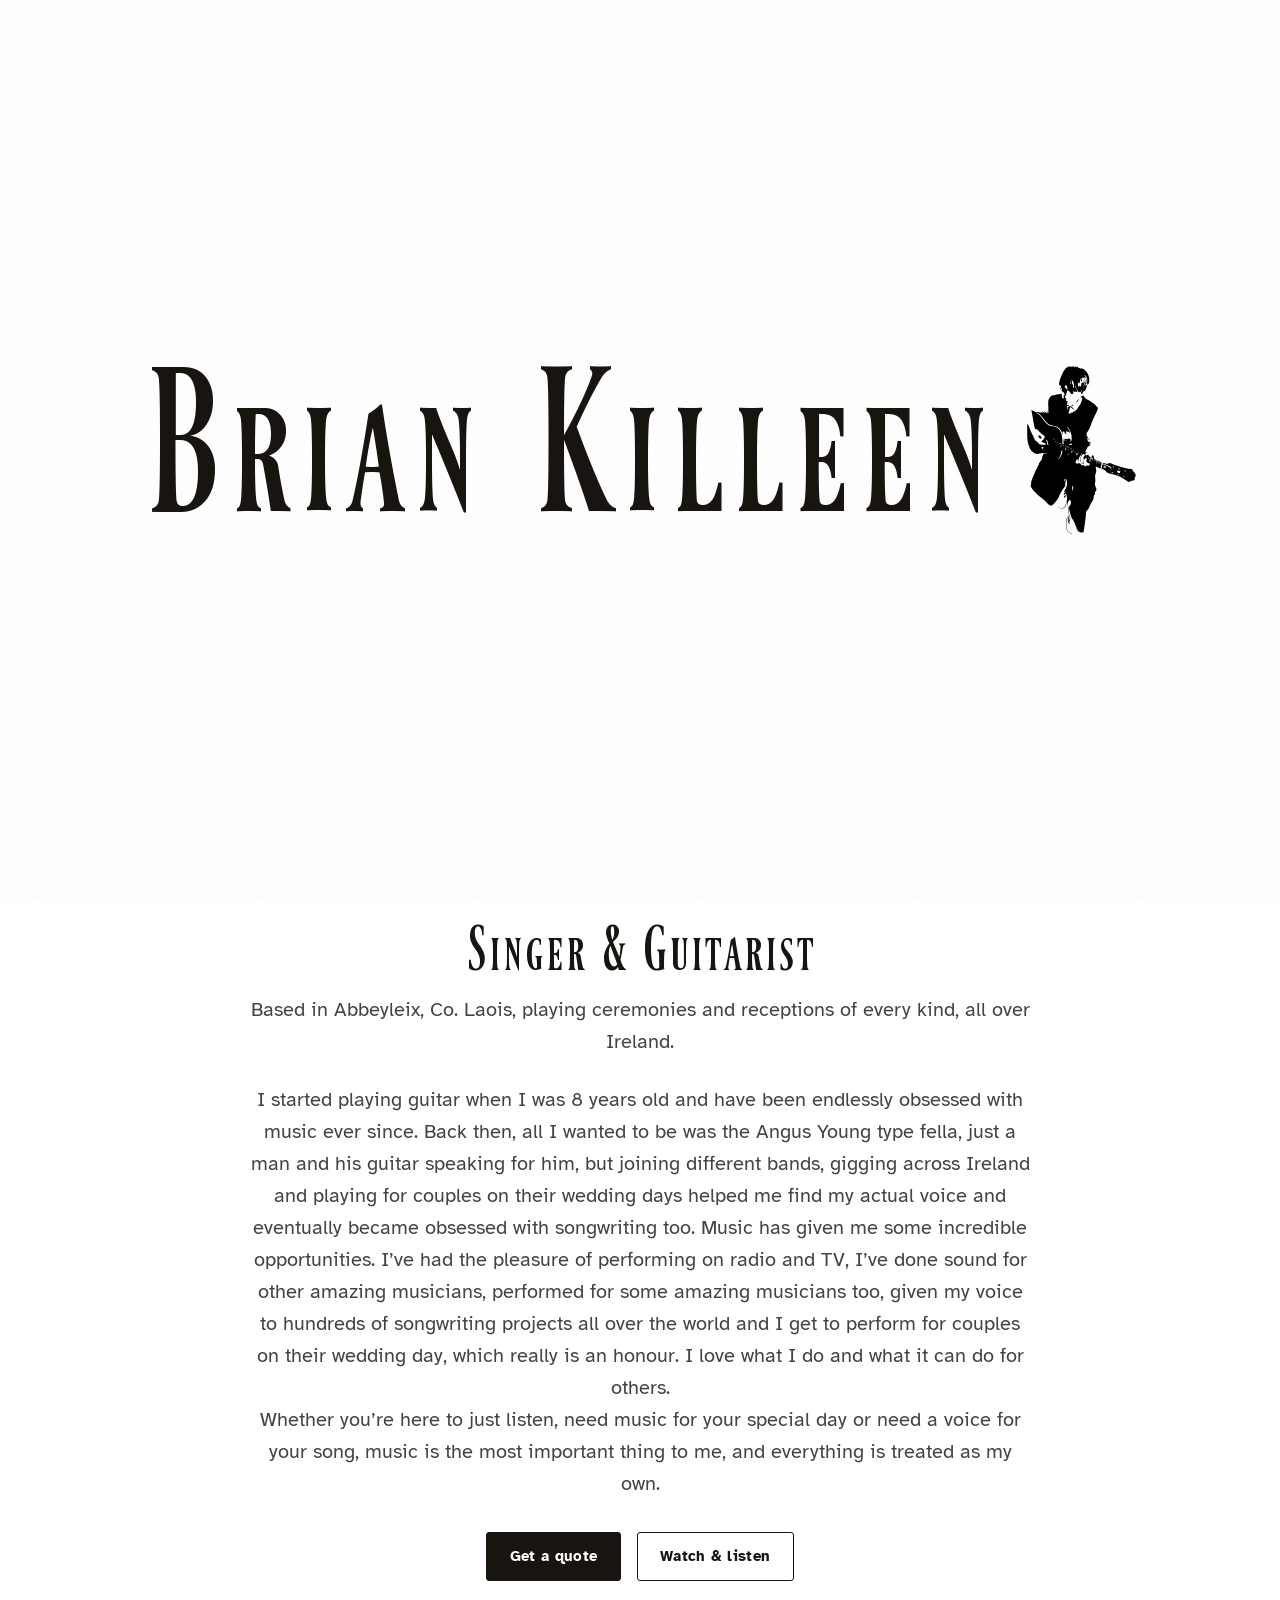
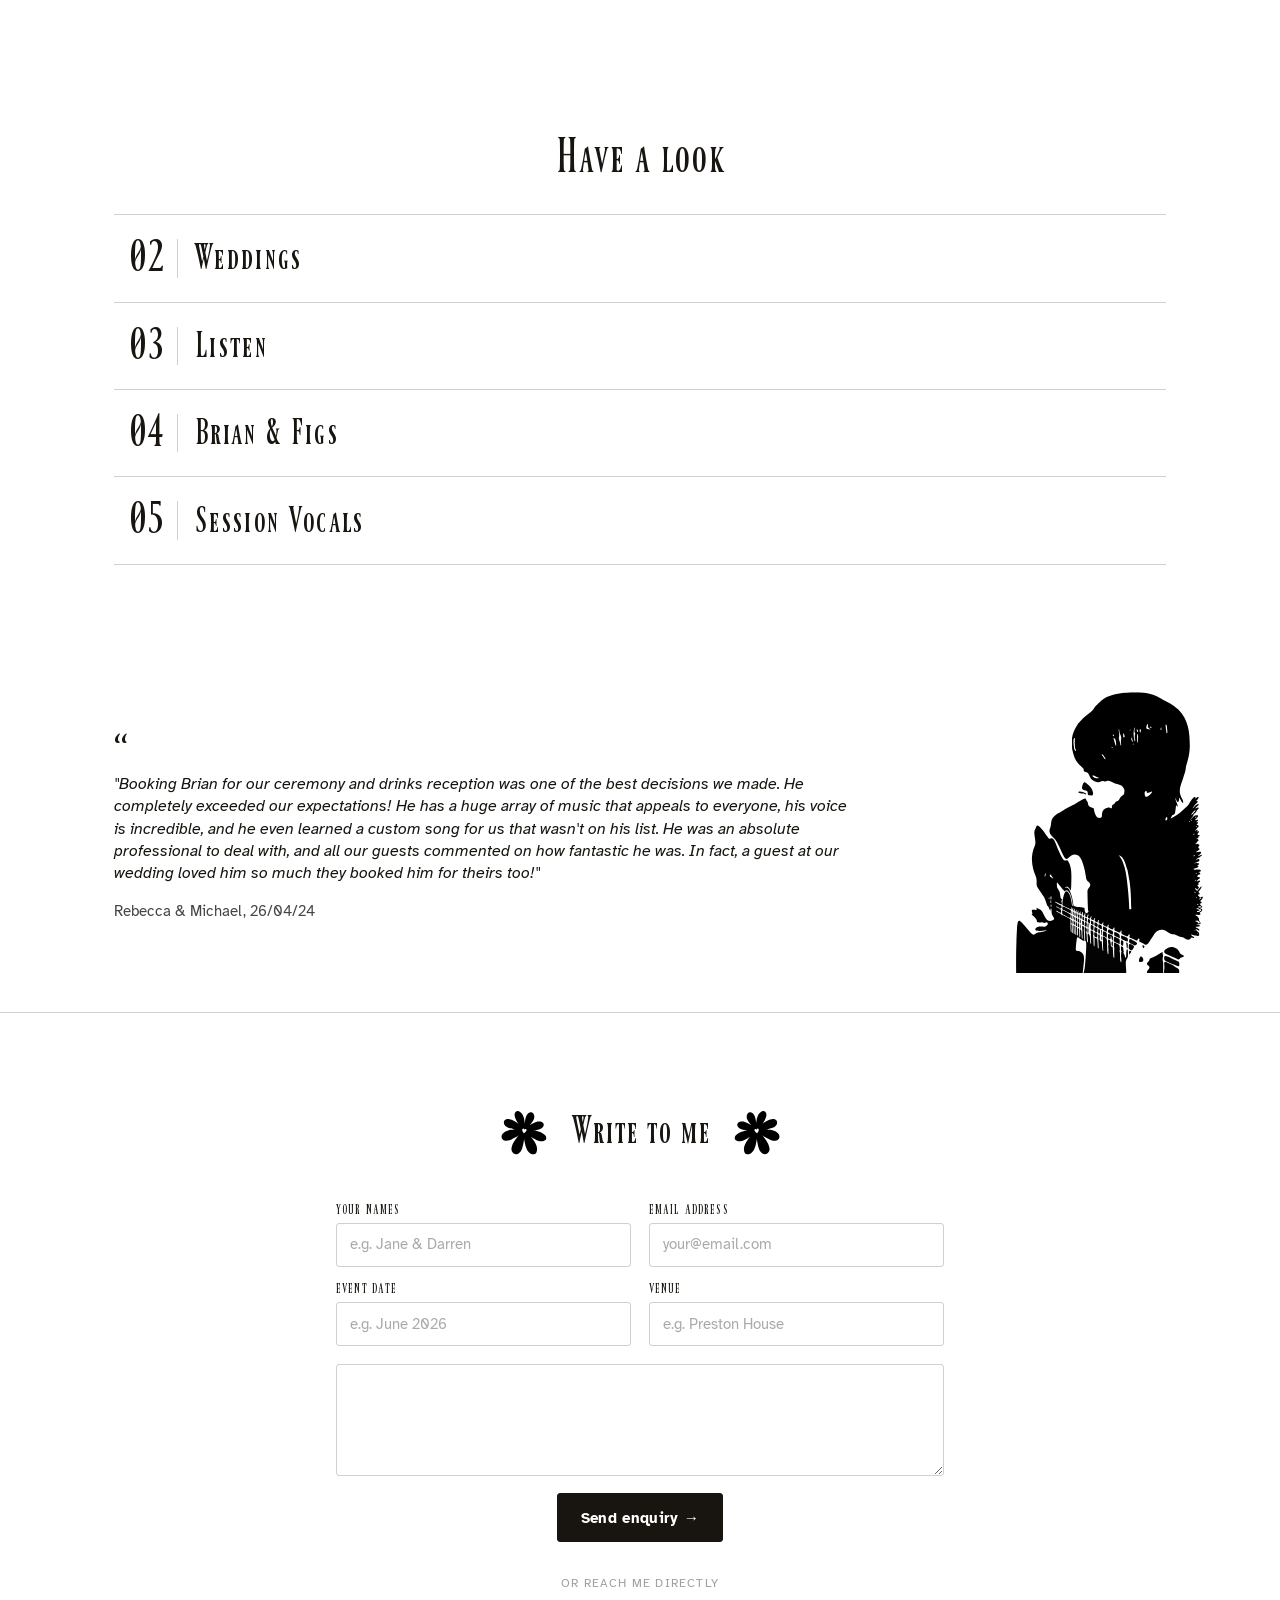
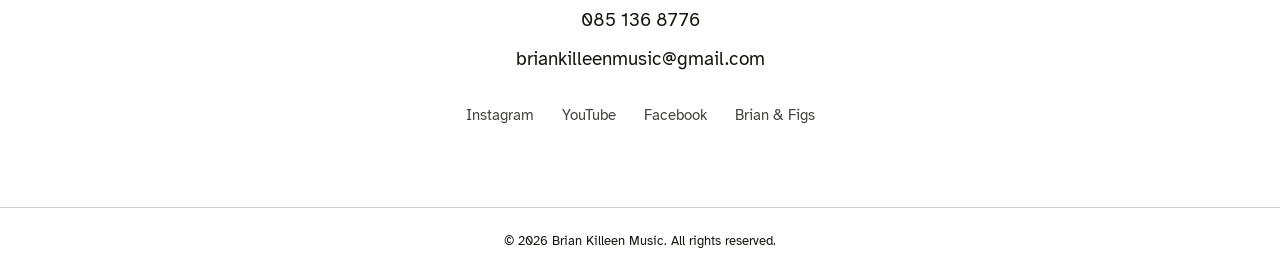
<file: index.html>
<!doctype html>
<html lang="en-GB">
<head>
<meta charset="UTF-8">
<meta name="viewport" content="width=device-width, initial-scale=1">
<title>Brian Killeen | Wedding Ceremony & Reception Music</title>
<meta name="description" content="Brian Killeen is a singer/guitarist based in Abbeyleix, Co. Laois, playing wedding ceremonies and receptions all over Ireland.">
<link rel="preload" href="/assets/fonts/Ferrum-Regular.woff2" as="font" type="font/woff2" crossorigin>
<link rel="stylesheet" href="/assets/css/style.css">
<link rel="icon" href="/favicon.ico" sizes="32x32">
<link rel="icon" href="/favicon.svg" type="image/svg+xml">
<link rel="apple-touch-icon" href="/apple-touch-icon.png">
<script>if (!location.hash) history.scrollRestoration = "manual";</script>
<noscript><style>body.home .site-header { opacity: 1 !important; visibility: visible !important; pointer-events: auto !important; }</style></noscript>
</head>
<body class="home">

<header class="site-header">
  <div class="wrap">
    <a href="/" class="wordmark">Brian Killeen<span class="wordmark-figure" aria-hidden="true"></span></a>
    <button class="nav-toggle" aria-label="Open menu" aria-expanded="false">
      <svg class="dial" viewBox="0 0 44 44" aria-hidden="true">
        <circle cx="22" cy="22" r="19" fill="none" stroke="currentColor" stroke-width="1.2"/>
        <line class="dial-tick" x1="22" y1="4" x2="22" y2="9" stroke="currentColor" stroke-width="2" stroke-linecap="round"/>
      </svg>
      <span class="dial-channel" aria-hidden="true">01</span>
    </button>
    <nav class="main-nav" aria-label="Primary">
  <a href="/" aria-current="page"><span class="channel-num">01</span>Home</a>
  <a href="/weddings/"><span class="channel-num">02</span>Weddings</a>
  <a href="/listen/"><span class="channel-num">03</span>Listen</a>
  <a href="/brian-and-figs/"><span class="channel-num">04</span>Brian &amp; Figs</a>
  <a href="/sessions/"><span class="channel-num">05</span>Session Vocals</a>
  <a href="#contact" class="btn btn-solid">Write to me</a>
    </nav>
  </div>
</header>

<main>

  <div class="intro-lockup">
    <div class="intro-pair">
      <h1 class="intro-name">Brian Killeen</h1>
      <div class="name-figure" aria-hidden="true"></div>
    </div>
  </div>

  <section class="hero">
    <div class="wrap reveal">
      <div class="hero-copy">
        <h2 class="hero-title">Singer &amp; Guitarist</h2>
        <p class="lede">Based in Abbeyleix, Co. Laois, playing ceremonies and receptions of every kind, all over Ireland.</p>
        <p class="lede hero-bio">
          I started playing guitar when I was 8 years old and have been endlessly obsessed with music ever since. Back then, all I wanted to be was the Angus Young type fella, just a man and his guitar speaking for him, but joining different bands, gigging across Ireland and playing for couples on their wedding days helped me find my actual voice and eventually became obsessed with songwriting too. Music has given me some incredible opportunities. I’ve had the pleasure of performing on radio and TV, I’ve done sound for other amazing musicians, performed for some amazing musicians too, given my voice to hundreds of songwriting projects all over the world and I get to perform for couples on their wedding day, which really is an honour. I love what I do and what it can do for others.
          <br>Whether you’re here to just listen, need music for your special day or need a voice for your song, music is the most important thing to me, and everything is treated as my own.
        </p>
        <div class="hero-actions">
          <a href="#contact" class="btn btn-solid">Get a quote</a>
          <a href="/listen/" class="btn btn-outline">Watch &amp; listen</a>
        </div>
      </div>
    </div>
  </section>

  <section class="page-links">
    <div class="wrap reveal">
      <h2 class="underline-draw">Have a look
        <svg viewBox="0 0 200 20" preserveAspectRatio="none"><path d="M2 12 Q 50 2 100 10 T 198 8"/></svg>
      </h2>
      <ul class="set-list" style="margin-top:2rem;">
        <li>
          <a href="/weddings/">
            <span class="set-list__num">02</span>
            <span class="set-list__title">Weddings</span>
          </a>
        </li>
        <li>
          <a href="/listen/">
            <span class="set-list__num">03</span>
            <span class="set-list__title">Listen</span>
          </a>
        </li>
        <li>
          <a href="/brian-and-figs/">
            <span class="set-list__num">04</span>
            <span class="set-list__title">Brian &amp; Figs</span>
          </a>
        </li>
        <li>
          <a href="/sessions/">
            <span class="set-list__num">05</span>
            <span class="set-list__title">Session Vocals</span>
          </a>
        </li>
      </ul>
    </div>
  </section>

  <section class="testimonial">
    <div class="testimonial-figure testimonial-figure--center" aria-hidden="true"></div>
    <div class="wrap reveal quote-stack quote-stack--compact">
      <blockquote class="quote">
        "Booking Brian for our ceremony and drinks reception was one of the best decisions we made. He completely exceeded our expectations! He has a huge array of music that appeals to everyone, his voice is incredible, and he even learned a custom song for us that wasn't on his list. He was an absolute professional to deal with, and all our guests commented on how fantastic he was. In fact, a guest at our wedding loved him so much they booked him for theirs too!"
        <cite>Rebecca &amp; Michael, 26/04/24</cite>
      </blockquote>
    </div>
  </section>


  <section id="contact" class="contact-simple">
    <div class="wrap reveal">
      <div class="contact-heading">
        <div class="flower-fig flower-fig--contact" aria-hidden="true"><img src="/Flowers/flower3.svg" alt=""></div>
        <h2>Write to me</h2>
        <div class="flower-fig flower-fig--contact" aria-hidden="true"><img src="/Flowers/flower3.svg" alt="" style="transform: scaleX(-1);"></div>
      </div>
      <!-- ★ Replace YOUR_FORM_ID with the id from your Formspree dashboard (formspree.io/dashboard) -->
      <form class="contact-form" action="https://formspree.io/f/xdenpwrw" method="POST">
        <input type="hidden" name="_subject" value="New enquiry — Brian Killeen Music">
        <!-- ★ Replace briankilleenmusic.ie below with your actual domain once the site is live -->
        <input type="hidden" name="_next" value="https://www.briankilleenmusic.ie/thankyou/">
        <div class="form-row form-row--2">
          <div class="form-group">
            <label for="cf-name">Your names</label>
            <input type="text" id="cf-name" name="name" required autocomplete="name" placeholder="e.g. Jane &amp; Darren">
          </div>
          <div class="form-group">
            <label for="cf-email">Email address</label>
            <input type="email" id="cf-email" name="email" required autocomplete="email" placeholder="your@email.com">
          </div>
        </div>
        <div class="form-row form-row--2">
          <div class="form-group">
            <label for="cf-date">Event date</label>
            <input type="text" id="cf-date" name="date" placeholder="e.g. June 2026">
          </div>
          <div class="form-group">
            <label for="cf-venue">Venue</label>
            <input type="text" id="cf-venue" name="venue" placeholder="e.g. Preston House">
          </div>
        </div>
        <div class="form-group">
          <textarea id="cf-message" name="message" rows="4" placeholder="" aria-label="Message"></textarea>
        </div>
        <div class="form-submit">
          <button type="submit" class="btn btn-solid">Send enquiry →</button>
        </div>
      </form>
      <p class="contact-alt-label">Or reach me directly</p>
      <div class="contact-links">
        <a href="tel:+353851368776" class="contact-link">085 136 8776</a>
        <a href="mailto:briankilleenmusic@gmail.com" class="contact-link">briankilleenmusic@gmail.com</a>
      </div>
      <div class="contact-socials">
        <a href="https://www.instagram.com/brian_songs/" aria-label="Instagram" target="_blank" rel="noopener">Instagram</a>
        <a href="https://www.youtube.com/@brian_songs" aria-label="YouTube" target="_blank" rel="noopener">YouTube</a>
        <a href="https://www.facebook.com/yellowsubkilleen" aria-label="Facebook" target="_blank" rel="noopener">Facebook</a>
        <a href="https://www.instagram.com/brianandfigs/" aria-label="Brian &amp; Figs on Instagram" target="_blank" rel="noopener">Brian &amp; Figs</a>
      </div>
    </div>
  </section>

</main>

<footer class="site-footer">
  <div class="wrap">
    <small>&copy; 2026 Brian Killeen Music. All rights reserved.</small>
  </div>
</footer>

<script src="/assets/js/main.js" defer></script>
</body>
</html>
</file>
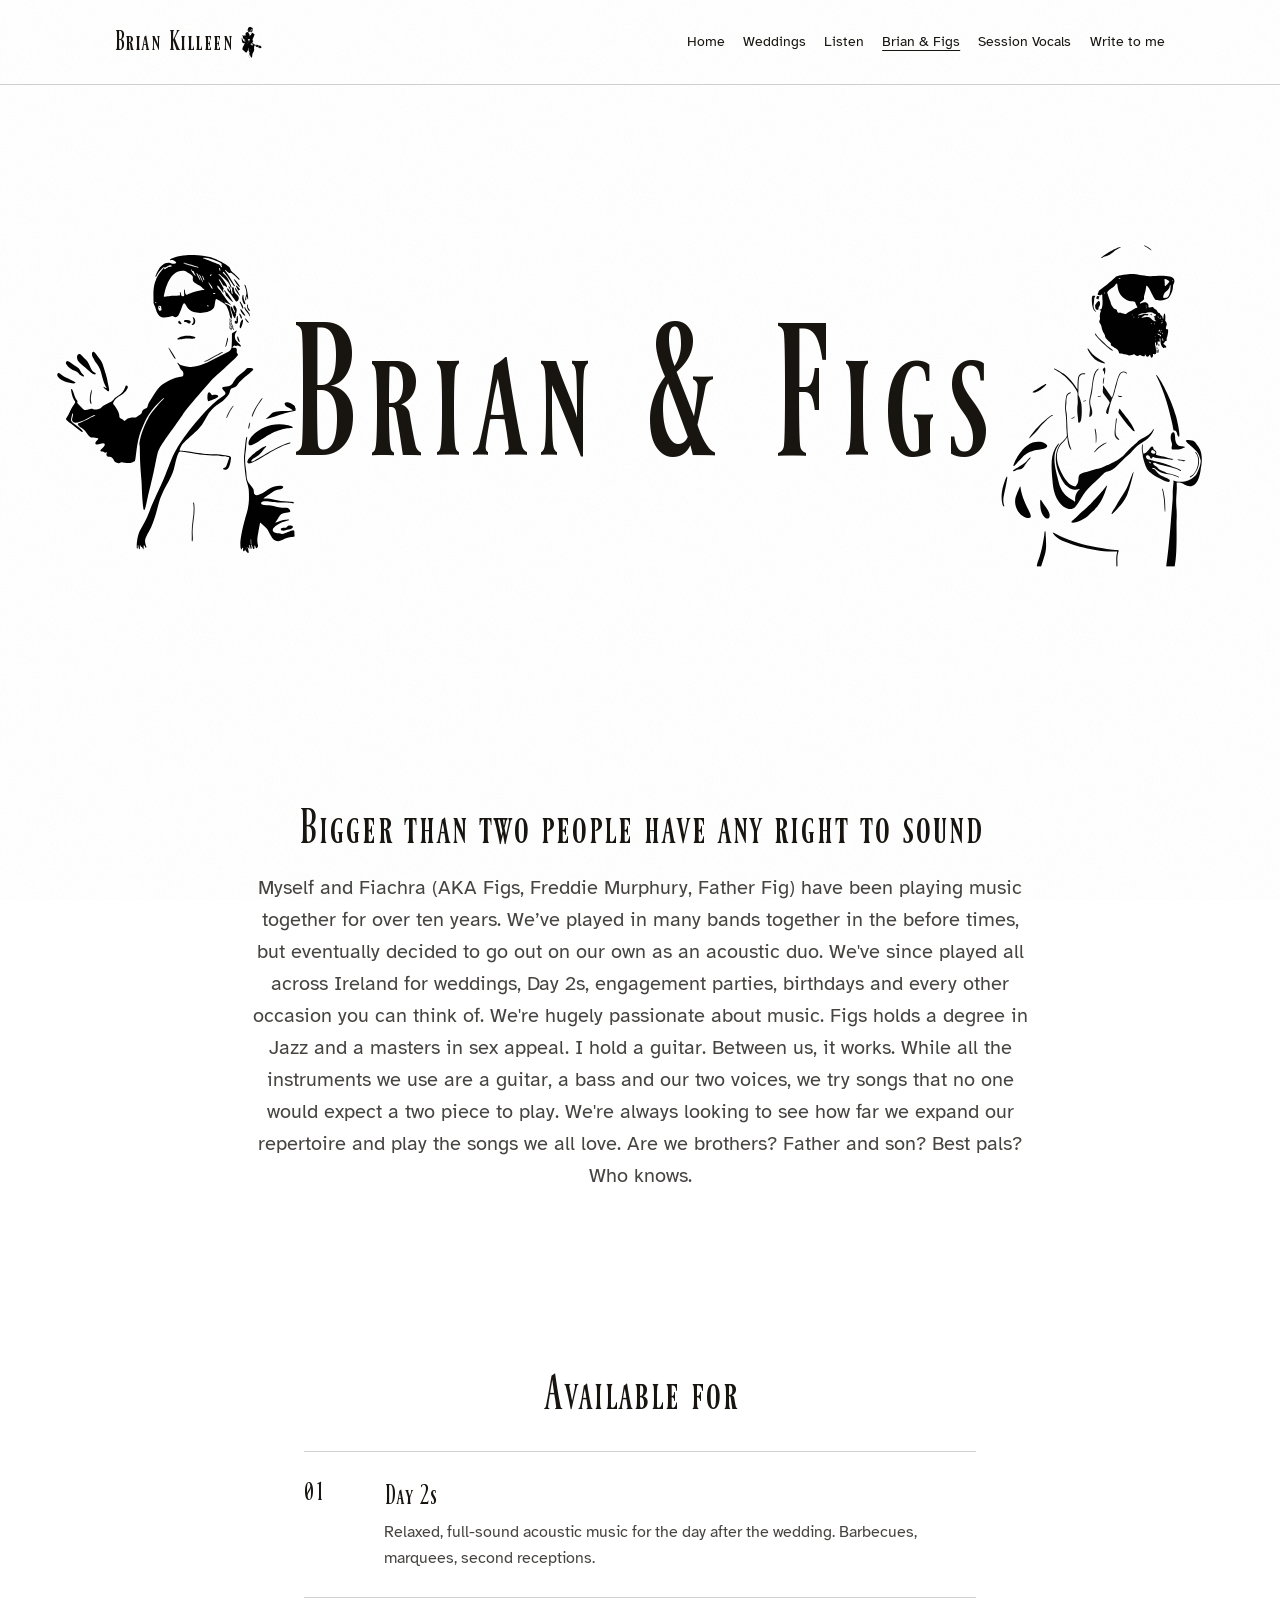
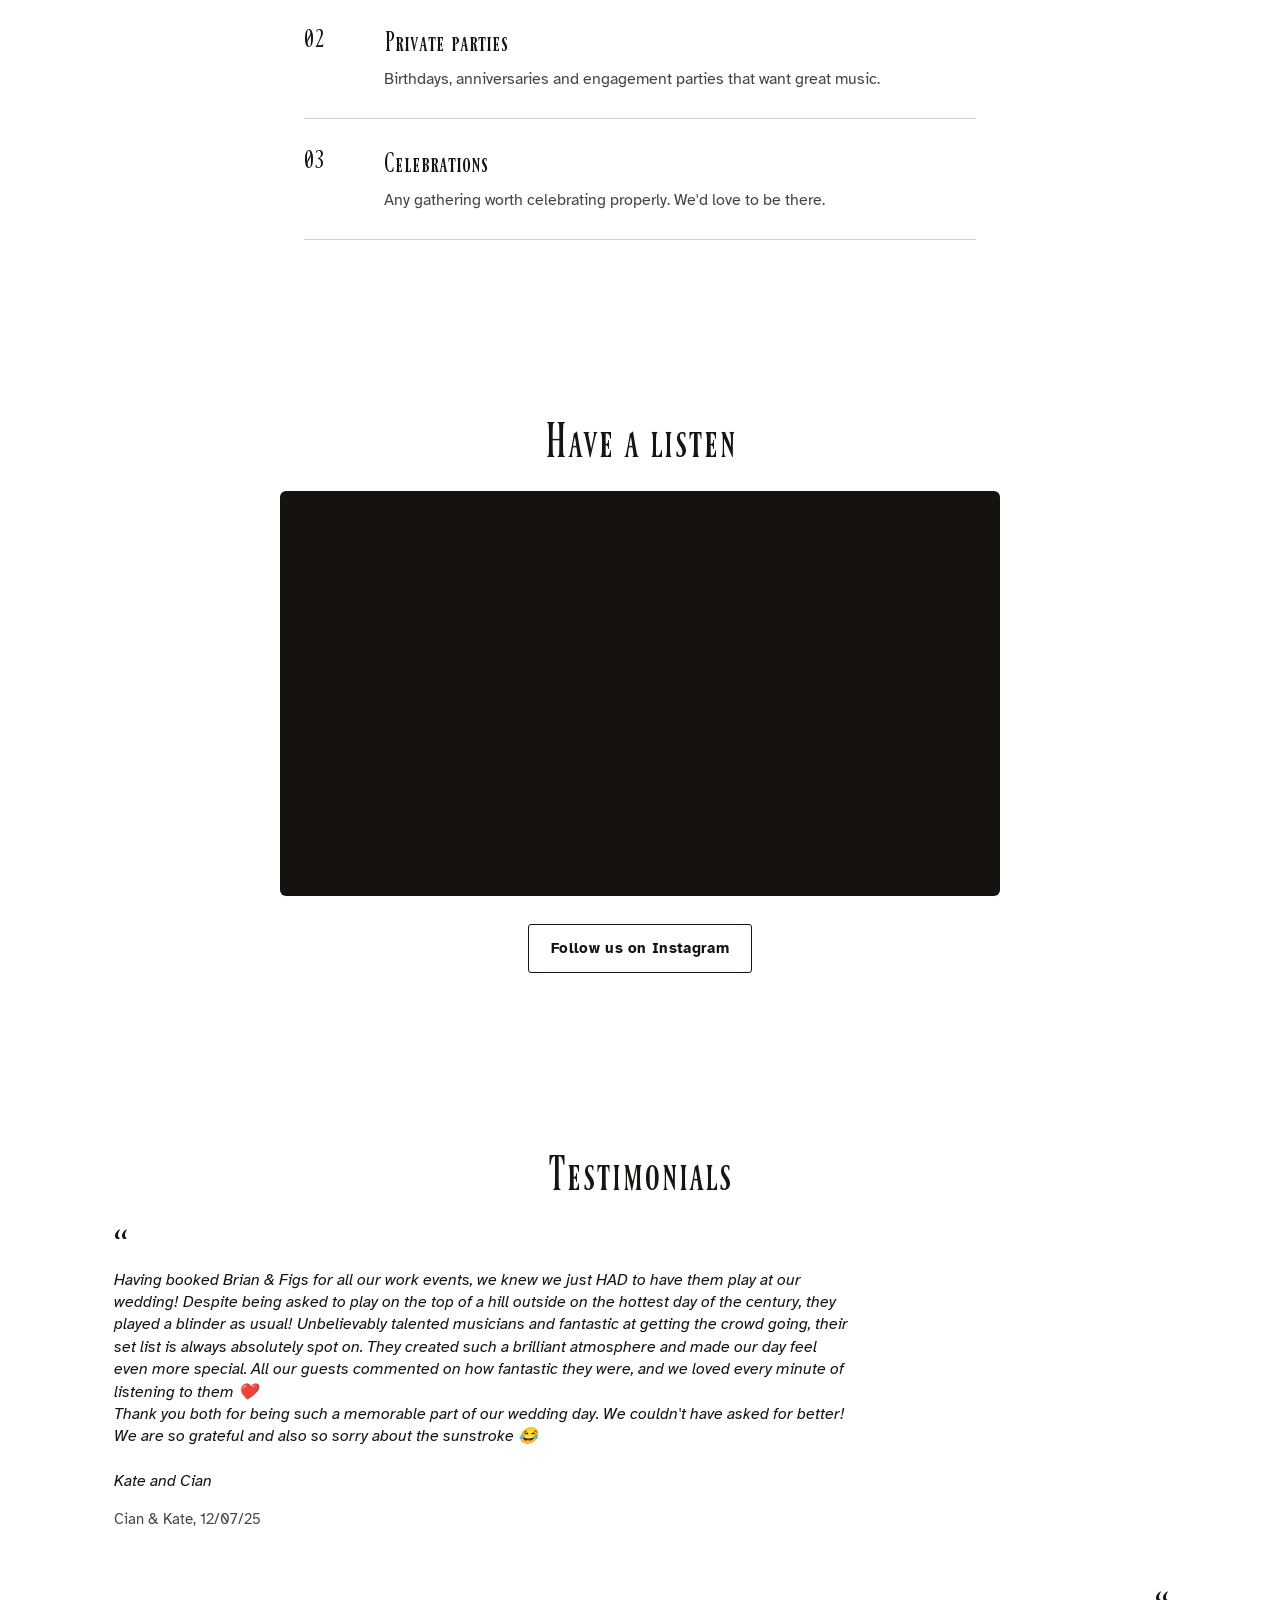
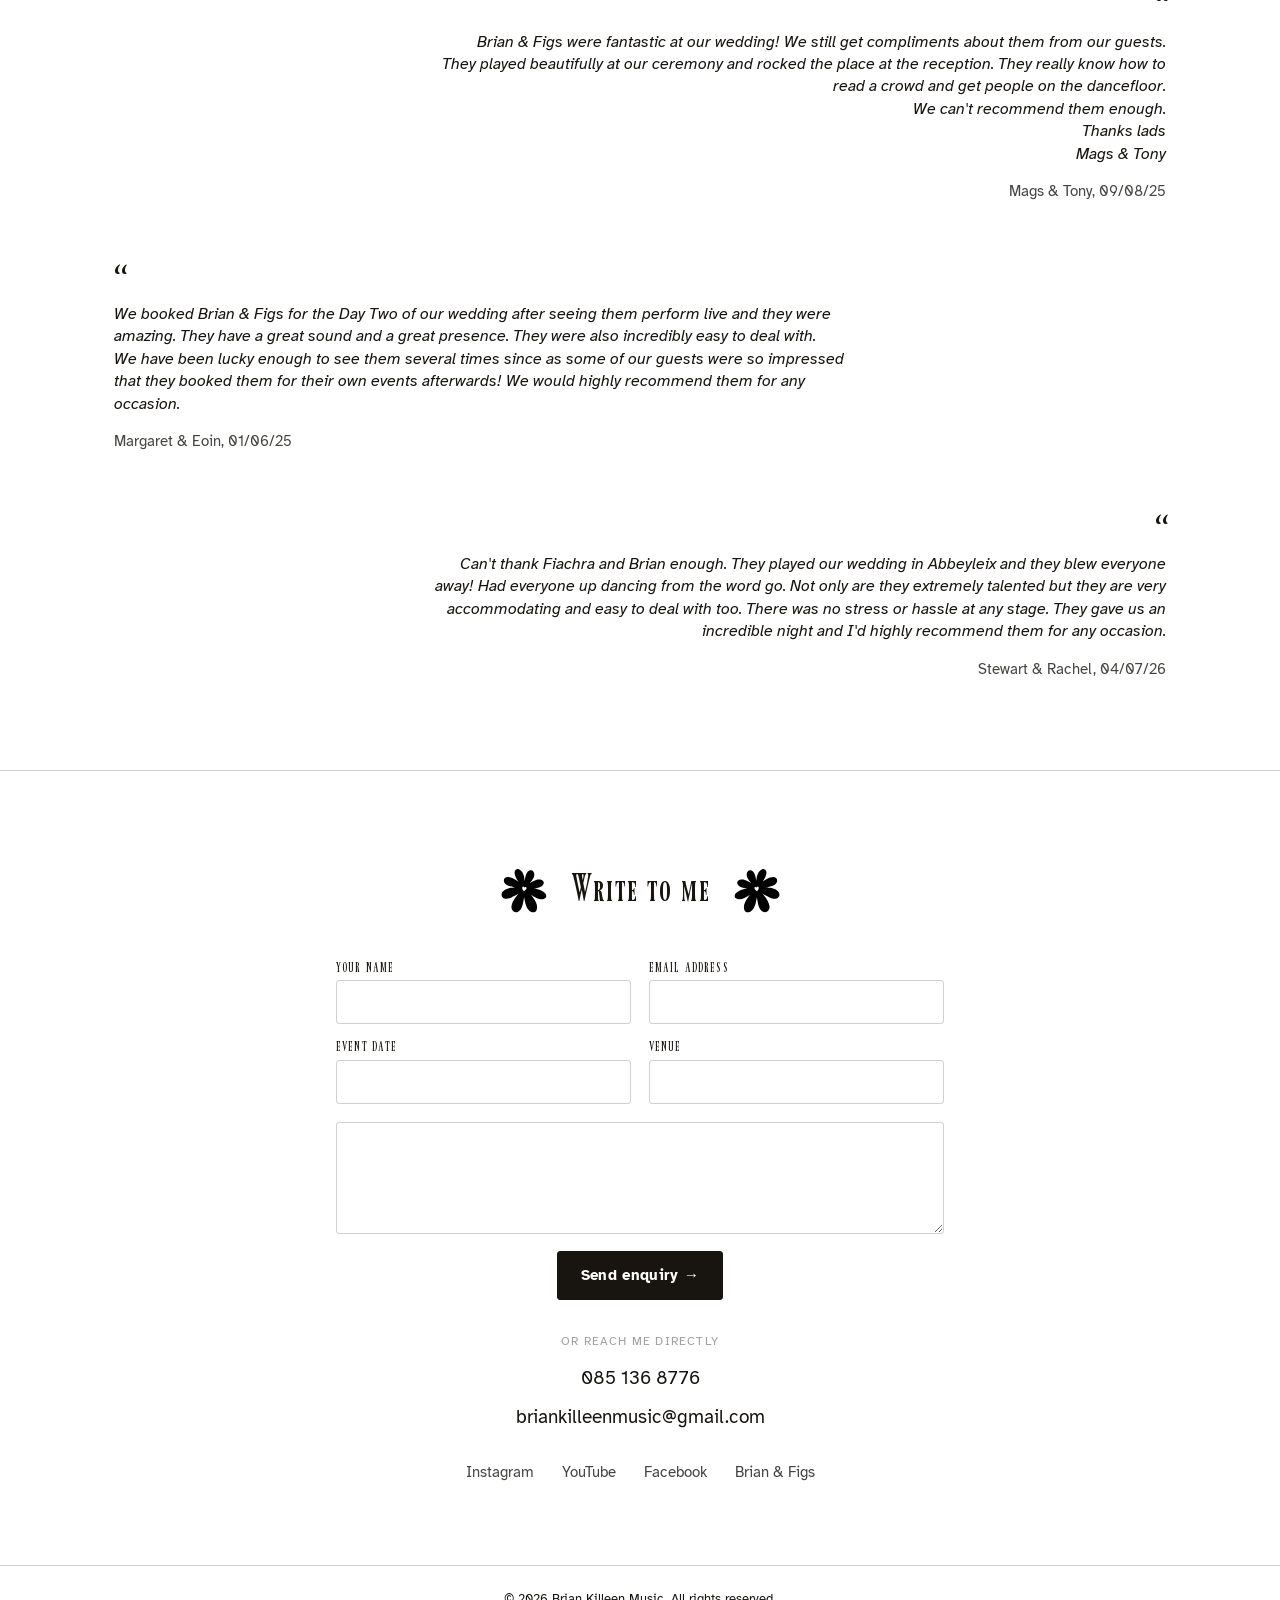
<file: brian-and-figs/index.html>
<!doctype html>
<html lang="en-GB">
<head>
<meta charset="UTF-8">
<meta name="viewport" content="width=device-width, initial-scale=1">
<title>Brian &amp; Figs | Acoustic Duo</title>
<meta name="description" content="Brian & Figs, acoustic duo with Brian Killeen and Fiachra Murphy on bass, available for Day 2s, private parties and celebrations.">
<link rel="preload" href="/assets/fonts/Ferrum-Regular.woff2" as="font" type="font/woff2" crossorigin>
<link rel="stylesheet" href="/assets/css/style.css">
<link rel="icon" href="/favicon.ico" sizes="32x32">
<link rel="icon" href="/favicon.svg" type="image/svg+xml">
<link rel="apple-touch-icon" href="/apple-touch-icon.png">
</head>
<body class="figs">

<header class="site-header">
  <div class="wrap">
    <a href="/" class="wordmark">Brian Killeen<span class="wordmark-figure" aria-hidden="true"></span></a>
    <button class="nav-toggle" aria-label="Open menu" aria-expanded="false">
      <svg class="dial" viewBox="0 0 44 44" aria-hidden="true">
        <circle cx="22" cy="22" r="19" fill="none" stroke="currentColor" stroke-width="1.2"/>
        <line class="dial-tick" x1="22" y1="4" x2="22" y2="9" stroke="currentColor" stroke-width="2" stroke-linecap="round"/>
      </svg>
      <span class="dial-channel" aria-hidden="true">04</span>
    </button>
    <nav class="main-nav" aria-label="Primary">
  <a href="/"><span class="channel-num">01</span>Home</a>
  <a href="/weddings/"><span class="channel-num">02</span>Weddings</a>
  <a href="/listen/"><span class="channel-num">03</span>Listen</a>
  <a href="/brian-and-figs/" aria-current="page"><span class="channel-num">04</span>Brian &amp; Figs</a>
  <a href="/sessions/"><span class="channel-num">05</span>Session Vocals</a>
  <a href="#contact" class="btn btn-solid">Write to me</a>
    </nav>
  </div>
</header>

<main>

  <section class="hero figs-hero">
    <div class="figs-flank figs-flank--figs" aria-hidden="true"></div>
    <div class="figs-flank figs-flank--brian" aria-hidden="true"></div>
    <div class="wrap">
      <div class="hero-copy">
        <h1 class="figs-title" data-stagger-text>Brian &amp; Figs</h1>
      </div>
    </div>
  </section>


  <section class="duo-bio">
    <div class="wrap reveal">
      <h2 class="underline-draw">Bigger than two people have any right to sound
        <svg viewBox="0 0 200 20" preserveAspectRatio="none"><path d="M2 12 Q 50 2 100 10 T 198 8"/></svg>
      </h2>
      <p class="lede" style="margin-top:1.2rem;">
        Myself and Fiachra (AKA Figs, Freddie Murphury, Father Fig) have been playing music together for over ten years. 
        We’ve played in many bands together in the before times, but eventually decided to go out on our own as an acoustic duo. 
        We've since played all across Ireland for weddings, Day 2s, engagement parties, birthdays and every other occasion you can think of. 
        We're hugely passionate about music. Figs holds a degree in Jazz and a masters in sex appeal. I hold a guitar. Between us, it works. 
        While all the instruments we use are a guitar, a bass and our two voices, we try songs that no one would expect a two piece to play. 
        We're always looking to see how far we expand our repertoire and play the songs we all love. Are we brothers? Father and son? Best pals? Who knows.
      </p>
    </div>
  </section>

  <section class="services">
    <div class="wrap">
      <h2>Available for</h2>
      <div class="list-numbered reveal-stagger" style="margin-top:2rem;">
        <div class="list-numbered-item">
          <span class="num">01</span>
          <div>
            <h3>Day 2s</h3>
            <p>Relaxed, full-sound acoustic music for the day after the wedding. Barbecues, marquees, second receptions.</p>
          </div>
        </div>
        <div class="list-numbered-item">
          <span class="num">02</span>
          <div>
            <h3>Private parties</h3>
            <p>Birthdays, anniversaries and engagement parties that want great music.</p>
          </div>
        </div>
        <div class="list-numbered-item">
          <span class="num">03</span>
          <div>
            <h3>Celebrations</h3>
            <p>Any gathering worth celebrating properly. We'd love to be there.</p>
          </div>
        </div>
      </div>
    </div>
  </section>

  <section class="featured-video">
    <div class="wrap reveal">
      <h2 style="text-align:center;">Have a listen</h2>
      <div class="video-frame" style="max-width:720px; margin-top:1.5rem;">
        <!-- Placeholder embed — replace VIDEO_ID with a real YouTube video ID -->
        <iframe src="https://www.youtube.com/embed/3eLbub68iLw" title="Brian & Figs — live performance" allowfullscreen loading="lazy"></iframe>
      </div>
      <div class="video-library-more">
        <a href="https://www.instagram.com/brianandfigs/" class="btn btn-outline" target="_blank" rel="noopener">Follow us on Instagram</a>
      </div>
    </div>
  </section>

  <div class="section-ornament" aria-hidden="true"><img src="/Flowers/Flower%202.svg" alt=""></div>

  <section class="testimonial">
    <div class="wrap reveal">
      <h2 class="testimonials-heading">Testimonials</h2>
      <div class="quote-stack quote-stack--compact">
        <blockquote class="quote">
          Having booked Brian &amp; Figs for all our work events, we knew we just HAD to have them play at our wedding! Despite being asked to play on the top of a hill outside on the hottest day of the century, they played a blinder as usual! Unbelievably talented musicians and fantastic at getting the crowd going, their set list is always absolutely spot on. They created such a brilliant atmosphere and made our day feel even more special. All our guests commented on how fantastic they were, and we loved every minute of listening to them ❤️<br>Thank you both for being such a memorable part of our wedding day. We couldn't have asked for better! We are so grateful and also so sorry about the sunstroke 😂<br><br>Kate and Cian
          <cite>Cian &amp; Kate, 12/07/25</cite>
        </blockquote>
        <blockquote class="quote">
          Brian &amp; Figs were fantastic at our wedding! We still get compliments about them from our guests.<br>They played beautifully at our ceremony and rocked the place at the reception. They really know how to read a crowd and get people on the dancefloor.<br>We can't recommend them enough.<br>Thanks lads<br>Mags &amp; Tony
          <cite>Mags &amp; Tony, 09/08/25</cite>
        </blockquote>
        <blockquote class="quote">
          We booked Brian &amp; Figs for the Day Two of our wedding after seeing them perform live and they were amazing. They have a great sound and a great presence. They were also incredibly easy to deal with.<br>We have been lucky enough to see them several times since as some of our guests were so impressed that they booked them for their own events afterwards! We would highly recommend them for any occasion.
          <cite>Margaret &amp; Eoin, 01/06/25</cite>
        </blockquote>
        <blockquote class="quote">
          Can't thank Fiachra and Brian enough. They played our wedding in Abbeyleix and they blew everyone away! Had everyone up dancing from the word go. Not only are they extremely talented but they are very accommodating and easy to deal with too. There was no stress or hassle at any stage. They gave us an incredible night and I'd highly recommend them for any occasion.
          <cite>Stewart &amp; Rachel, 04/07/26</cite>
        </blockquote>
      </div>
    </div>
  </section>

  <section id="contact" class="contact-simple">
    <div class="wrap reveal">
      <div class="contact-heading">
        <div class="flower-fig flower-fig--contact" aria-hidden="true"><img src="/Flowers/flower3.svg" alt=""></div>
        <h2>Write to me</h2>
        <div class="flower-fig flower-fig--contact" aria-hidden="true"><img src="/Flowers/flower3.svg" alt="" style="transform: scaleX(-1);"></div>
      </div>
      <!-- ★ Replace YOUR_FORM_ID with the id from your Formspree dashboard (formspree.io/dashboard) -->
      <form class="contact-form" action="https://formspree.io/f/xdenpwrw" method="POST">
        <input type="hidden" name="_subject" value="New enquiry — Brian Killeen Music">
        <!-- ★ Replace briankilleenmusic.ie below with your actual domain once the site is live -->
        <input type="hidden" name="_next" value="https://www.briankilleenmusic.ie/thankyou/">
        <div class="form-row form-row--2">
          <div class="form-group">
            <label for="cf-name">Your name</label>
            <input type="text" id="cf-name" name="name" required autocomplete="name" placeholder="">
          </div>
          <div class="form-group">
            <label for="cf-email">Email address</label>
            <input type="email" id="cf-email" name="email" required autocomplete="email" placeholder="">
          </div>
        </div>
        <div class="form-row form-row--2">
          <div class="form-group">
            <label for="cf-date">Event date</label>
            <input type="text" id="cf-date" name="date" placeholder="">
          </div>
          <div class="form-group">
            <label for="cf-venue">Venue</label>
            <input type="text" id="cf-venue" name="venue" placeholder="">
          </div>
        </div>
        <div class="form-group">
          <textarea id="cf-message" name="message" rows="4" placeholder="" aria-label="Message"></textarea>
        </div>
        <div class="form-submit">
          <button type="submit" class="btn btn-solid">Send enquiry →</button>
        </div>
      </form>
      <p class="contact-alt-label">Or reach me directly</p>
      <div class="contact-links">
        <a href="tel:+353851368776" class="contact-link">085 136 8776</a>
        <a href="mailto:briankilleenmusic@gmail.com" class="contact-link">briankilleenmusic@gmail.com</a>
      </div>
      <div class="contact-socials">
        <a href="https://www.instagram.com/brian_songs/" aria-label="Instagram" target="_blank" rel="noopener">Instagram</a>
        <a href="https://www.youtube.com/@brian_songs" aria-label="YouTube" target="_blank" rel="noopener">YouTube</a>
        <a href="https://www.facebook.com/yellowsubkilleen" aria-label="Facebook" target="_blank" rel="noopener">Facebook</a>
        <a href="https://www.instagram.com/brianandfigs/" aria-label="Brian &amp; Figs on Instagram" target="_blank" rel="noopener">Brian &amp; Figs</a>
      </div>
    </div>
  </section>

</main>

<footer class="site-footer">
  <div class="wrap">
    <small>&copy; 2026 Brian Killeen Music. All rights reserved.</small>
  </div>
</footer>

<script src="/assets/js/main.js" defer></script>
</body>
</html>
</file>
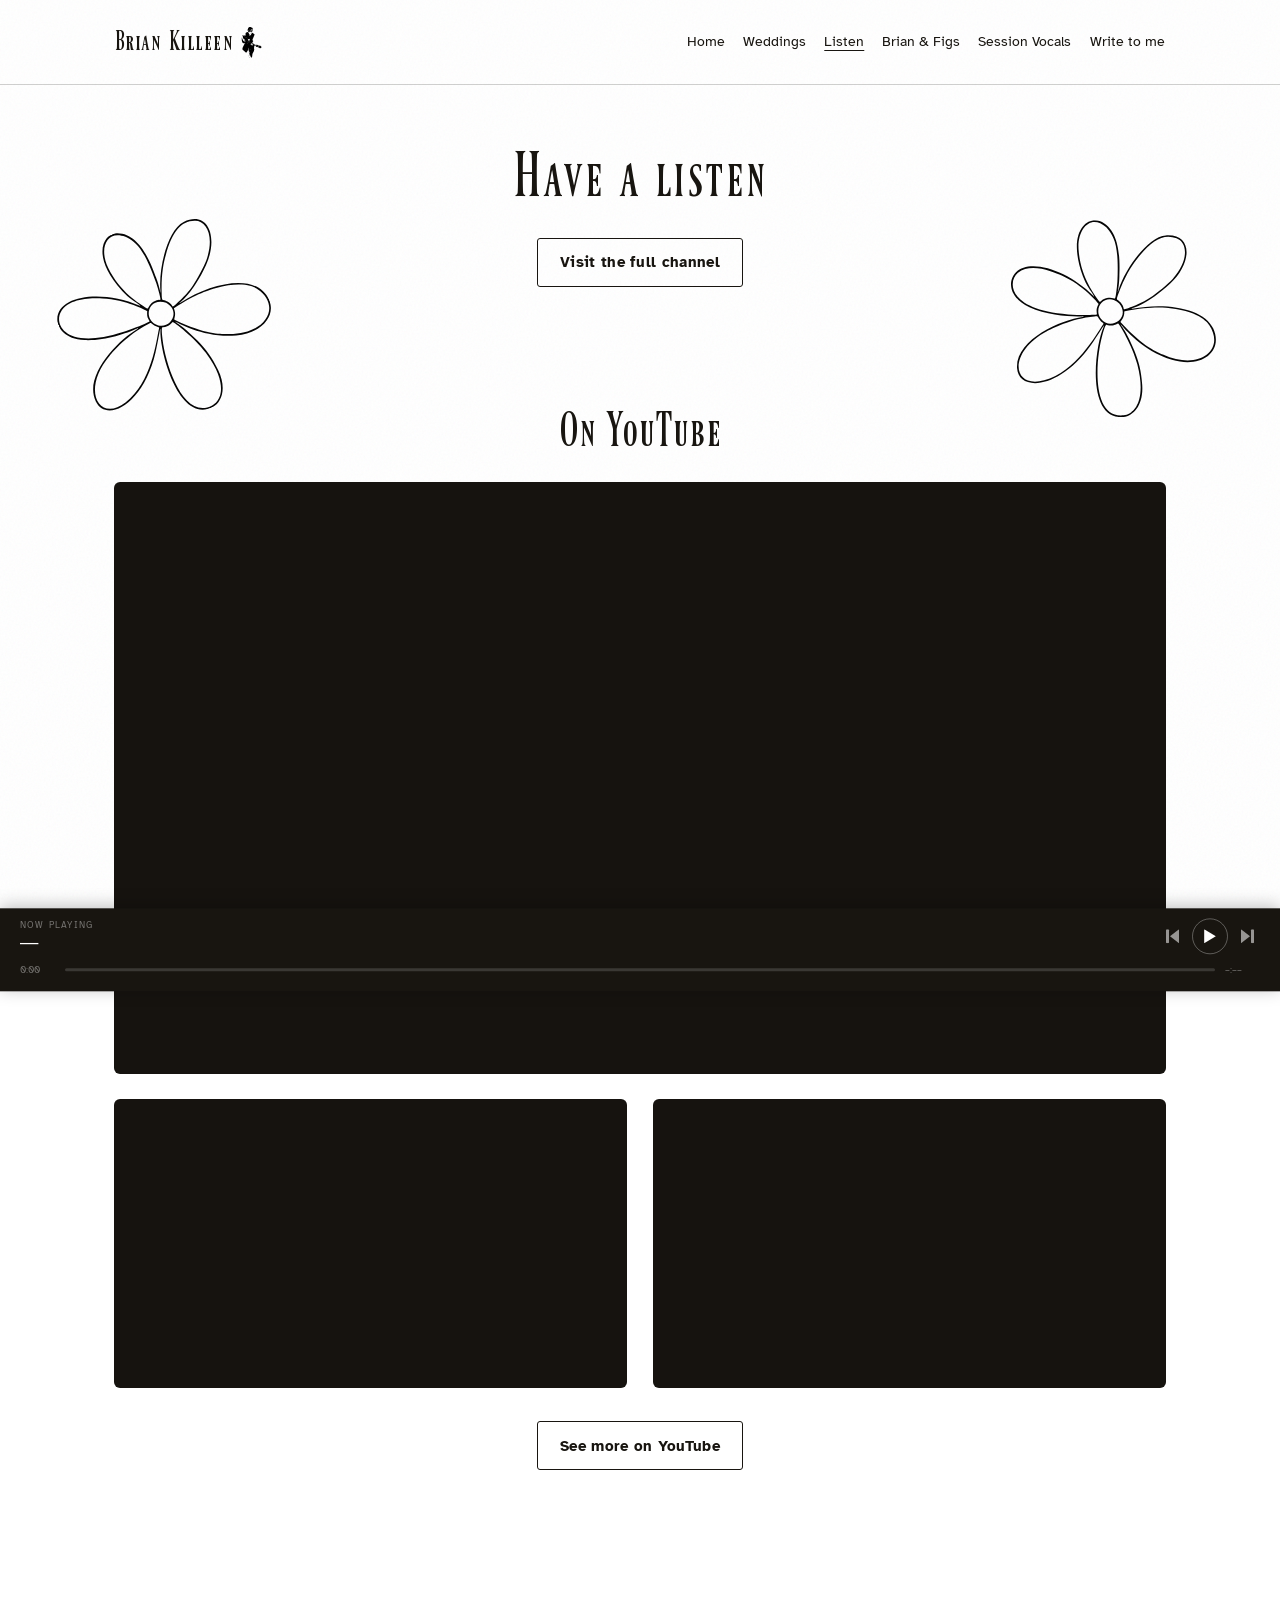
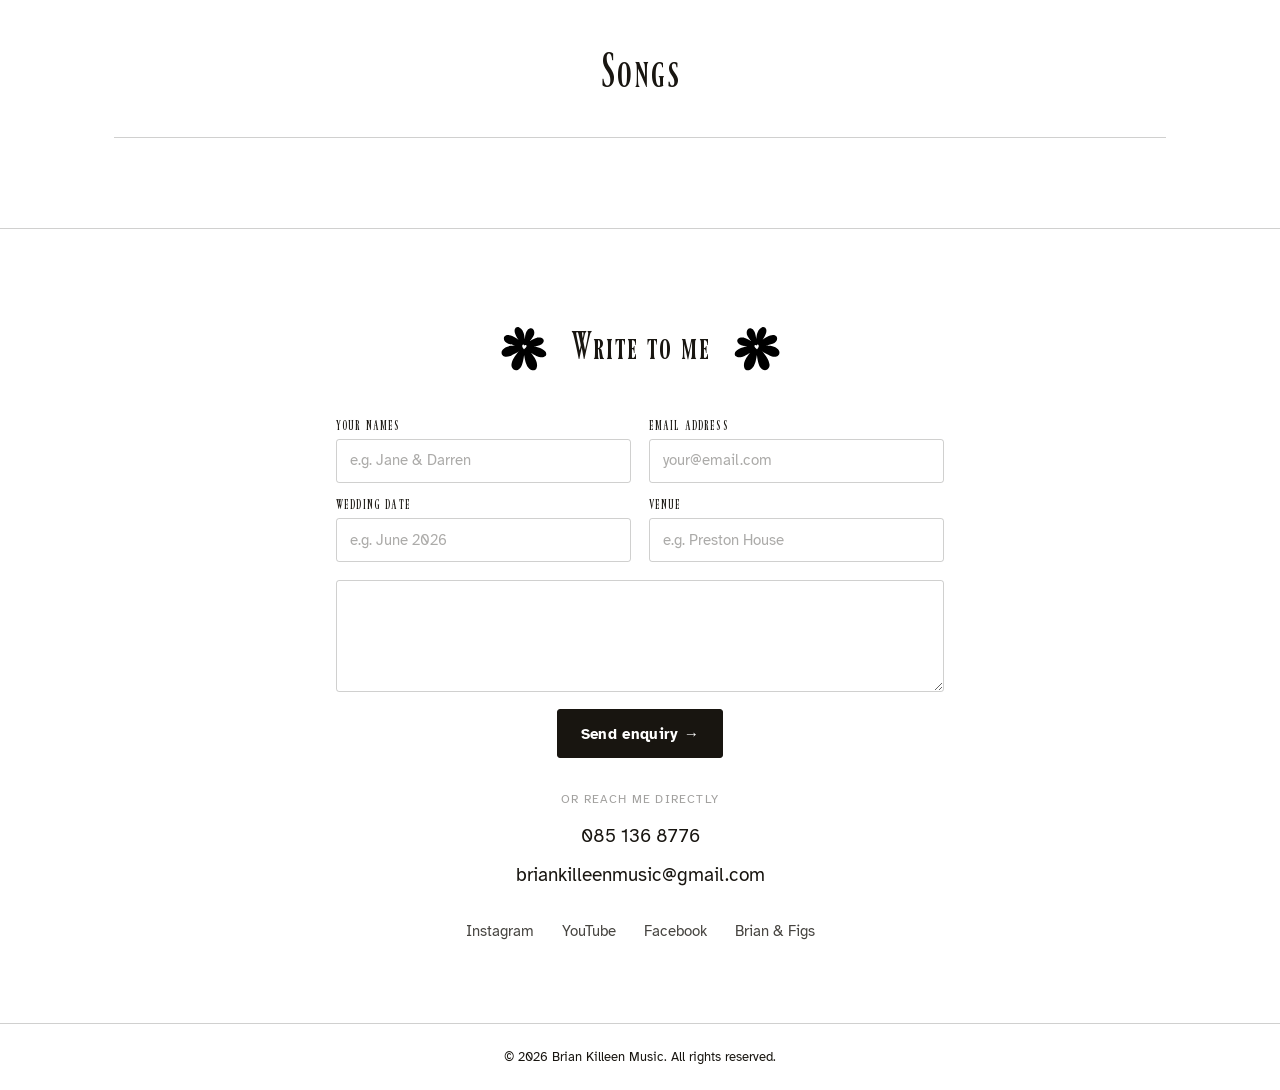
<file: listen/index.html>
<!doctype html>
<html lang="en-GB">
<head>
<meta charset="UTF-8">
<meta name="viewport" content="width=device-width, initial-scale=1">
<title>Listen | Brian Killeen Music</title>
<meta name="description" content="Watch and listen to Brian Killeen performing wedding ceremony and reception music, on YouTube and audio-only.">
<link rel="preload" href="/assets/fonts/Ferrum-Regular.woff2" as="font" type="font/woff2" crossorigin>
<link rel="stylesheet" href="/assets/css/style.css">
<link rel="icon" href="/favicon.ico" sizes="32x32">
<link rel="icon" href="/favicon.svg" type="image/svg+xml">
<link rel="apple-touch-icon" href="/apple-touch-icon.png">
</head>
<body>

<header class="site-header">
  <div class="wrap">
    <a href="/" class="wordmark">Brian Killeen<span class="wordmark-figure" aria-hidden="true"></span></a>
    <button class="nav-toggle" aria-label="Open menu" aria-expanded="false">
      <svg class="dial" viewBox="0 0 44 44" aria-hidden="true">
        <circle cx="22" cy="22" r="19" fill="none" stroke="currentColor" stroke-width="1.2"/>
        <line class="dial-tick" x1="22" y1="4" x2="22" y2="9" stroke="currentColor" stroke-width="2" stroke-linecap="round"/>
      </svg>
      <span class="dial-channel" aria-hidden="true">03</span>
    </button>
    <nav class="main-nav" aria-label="Primary">
  <a href="/"><span class="channel-num">01</span>Home</a>
  <a href="/weddings/"><span class="channel-num">02</span>Weddings</a>
  <a href="/listen/" aria-current="page"><span class="channel-num">03</span>Listen</a>
  <a href="/brian-and-figs/"><span class="channel-num">04</span>Brian &amp; Figs</a>
  <a href="/sessions/"><span class="channel-num">05</span>Session Vocals</a>
  <a href="#contact" class="btn btn-solid">Write to me</a>
    </nav>
  </div>
</header>

<main>

  <section class="hero" style="padding-bottom:2rem;">
    <div class="wrap">
      <div class="hero-copy">
        <h1 class="hero-title" data-stagger-text>Have a listen</h1>
        <div class="hero-actions">
          <!-- Placeholder channel link: swap the href below for your real YouTube channel URL -->
          <a href="https://www.youtube.com/@brian_songs" class="btn btn-outline" target="_blank" rel="noopener">Visit the full channel</a>
        </div>
      </div>
    </div>
  </section>

  <section class="video-library">
    <div class="flower-fig flower-fig--right flower-fig--mid" aria-hidden="true"><img src="/Flowers/Flower%202.svg" alt=""></div>
    <div class="flower-fig flower-fig--left flower-fig--mid" aria-hidden="true"><img src="/Flowers/Flower%202.svg" alt="" style="transform: rotate(-22deg);"></div>
    <div class="wrap reveal-stagger" style="display:grid; gap:var(--gap);">

      <h2 style="text-align:center;">On YouTube</h2>

      <div class="video-frame">
        <!-- Placeholder embed — replace VIDEO_ID_1 with a real YouTube video ID -->
        <iframe src="https://www.youtube.com/embed/AJLeYInW8Uo" title="On Melancholy Hill" allowfullscreen loading="lazy"></iframe>
      </div>

      <div class="video-grid">
        <div class="video-frame">
          <!-- Placeholder embed — replace VIDEO_ID_2 -->
          <iframe src="https://www.youtube.com/embed/XRYPJaQ47DE" title="God Only Knows" allowfullscreen loading="lazy"></iframe>
        </div>
        <div class="video-frame">
          <!-- Placeholder embed — replace VIDEO_ID_3 -->
          <iframe src="https://www.youtube.com/embed/OQzIT2mXkNM" title="Martha" allowfullscreen loading="lazy"></iframe>
        </div>
      </div>

      <div class="video-library-more">
        <!-- Placeholder channel link — swap the href below for your real YouTube channel URL -->
        <a href="https://www.youtube.com/@brian_songs" class="btn btn-outline" target="_blank" rel="noopener">See more on YouTube</a>
      </div>
    </div>
  </section>

  <div class="section-ornament" aria-hidden="true"><img src="/Flowers/Flower%202.svg" alt=""></div>

  <section class="setlist-library">
    <div class="wrap reveal">
      <h2 style="text-align:center;">Songs</h2>
      <p class="lede" style="text-align:center; margin-top:0.75rem;"></p>

      <!-- Track list is built automatically from audio/tracks.js — edit that file to add/remove songs -->
      <ul class="track-list" id="track-list" aria-label="Song list"></ul>
    </div>
  </section>

  <!-- Sticky player bar — slides up when a track is selected -->
  <div class="player-bar" id="player-bar" role="region" aria-label="Now playing">
    <audio id="player-audio" preload="none"></audio>
    <div class="player-row-top">
      <div class="player-info">
        <div class="player-now-label">Now playing</div>
        <div class="player-title" id="player-title">—</div>
      </div>
      <div class="player-controls">
        <button class="player-btn player-btn--prev" id="player-prev" aria-label="Previous track">
          <svg viewBox="0 0 14 14" fill="currentColor" width="14" height="14" aria-hidden="true"><rect x="0" y="0" width="3" height="14" rx="1"/><path d="M13 0L4 7l9 7V0z"/></svg>
        </button>
        <button class="player-btn player-btn--play" id="player-play" aria-label="Play">
          <svg class="icon-play" viewBox="0 0 10 12" fill="currentColor" width="12" height="14" aria-hidden="true"><path d="M0 0l10 6-10 6z"/></svg>
          <svg class="icon-pause" viewBox="0 0 10 12" fill="currentColor" width="12" height="14" aria-hidden="true" style="display:none"><rect x="0" y="0" width="3.5" height="12" rx="1"/><rect x="6.5" y="0" width="3.5" height="12" rx="1"/></svg>
        </button>
        <button class="player-btn player-btn--next" id="player-next" aria-label="Next track">
          <svg viewBox="0 0 14 14" fill="currentColor" width="14" height="14" aria-hidden="true"><path d="M1 0l9 7-9 7V0z"/><rect x="11" y="0" width="3" height="14" rx="1"/></svg>
        </button>
      </div>
    </div>
    <div class="player-row-bottom">
      <span class="player-time" id="player-time-cur">0:00</span>
      <div class="player-progress" id="player-progress" role="slider" aria-label="Seek" aria-valuemin="0" aria-valuemax="100" aria-valuenow="0">
        <div class="player-fill" id="player-fill"></div>
      </div>
      <span class="player-time" id="player-time-tot">–:––</span>
    </div>
  </div>

  <section id="contact" class="contact-simple">
    <div class="wrap reveal">
      <div class="contact-heading">
        <div class="flower-fig flower-fig--contact" aria-hidden="true"><img src="/Flowers/flower3.svg" alt=""></div>
        <h2>Write to me</h2>
        <div class="flower-fig flower-fig--contact" aria-hidden="true"><img src="/Flowers/flower3.svg" alt="" style="transform: scaleX(-1);"></div>
      </div>
      <!-- ★ Replace YOUR_FORM_ID with the id from your Formspree dashboard (formspree.io/dashboard) -->
      <form class="contact-form" action="https://formspree.io/f/xdenpwrw" method="POST">
        <input type="hidden" name="_subject" value="New enquiry — Brian Killeen Music">
        <!-- ★ Replace briankilleenmusic.ie below with your actual domain once the site is live -->
        <input type="hidden" name="_next" value="https://www.briankilleenmusic.ie/thankyou/">
        <div class="form-row form-row--2">
          <div class="form-group">
            <label for="cf-name">Your names</label>
            <input type="text" id="cf-name" name="name" required autocomplete="name" placeholder="e.g. Jane &amp; Darren">
          </div>
          <div class="form-group">
            <label for="cf-email">Email address</label>
            <input type="email" id="cf-email" name="email" required autocomplete="email" placeholder="your@email.com">
          </div>
        </div>
        <div class="form-row form-row--2">
          <div class="form-group">
            <label for="cf-date">Wedding date</label>
            <input type="text" id="cf-date" name="date" placeholder="e.g. June 2026">
          </div>
          <div class="form-group">
            <label for="cf-venue">Venue</label>
            <input type="text" id="cf-venue" name="venue" placeholder="e.g. Preston House">
          </div>
        </div>
        <div class="form-group">
          <textarea id="cf-message" name="message" rows="4" placeholder="" aria-label="Message"></textarea>
        </div>
        <div class="form-submit">
          <button type="submit" class="btn btn-solid">Send enquiry →</button>
        </div>
      </form>
      <p class="contact-alt-label">Or reach me directly</p>
      <div class="contact-links">
        <a href="tel:+353851368776" class="contact-link">085 136 8776</a>
        <a href="mailto:briankilleenmusic@gmail.com" class="contact-link">briankilleenmusic@gmail.com</a>
      </div>
      <div class="contact-socials">
        <a href="https://www.instagram.com/brian_songs/" aria-label="Instagram" target="_blank" rel="noopener">Instagram</a>
        <a href="https://www.youtube.com/@brian_songs" aria-label="YouTube" target="_blank" rel="noopener">YouTube</a>
        <a href="https://www.facebook.com/yellowsubkilleen" aria-label="Facebook" target="_blank" rel="noopener">Facebook</a>
        <a href="https://www.instagram.com/brianandfigs/" aria-label="Brian &amp; Figs on Instagram" target="_blank" rel="noopener">Brian &amp; Figs</a>
      </div>
    </div>
  </section>

</main>

<footer class="site-footer">
  <div class="wrap">
    <small>&copy; 2026 Brian Killeen Music. All rights reserved.</small>
  </div>
</footer>

<script src="/assets/js/main.js" defer></script>
<script src="/audio/tracks.js"></script>
<script src="/assets/js/player.js" defer></script>
</body>
</html>
</file>
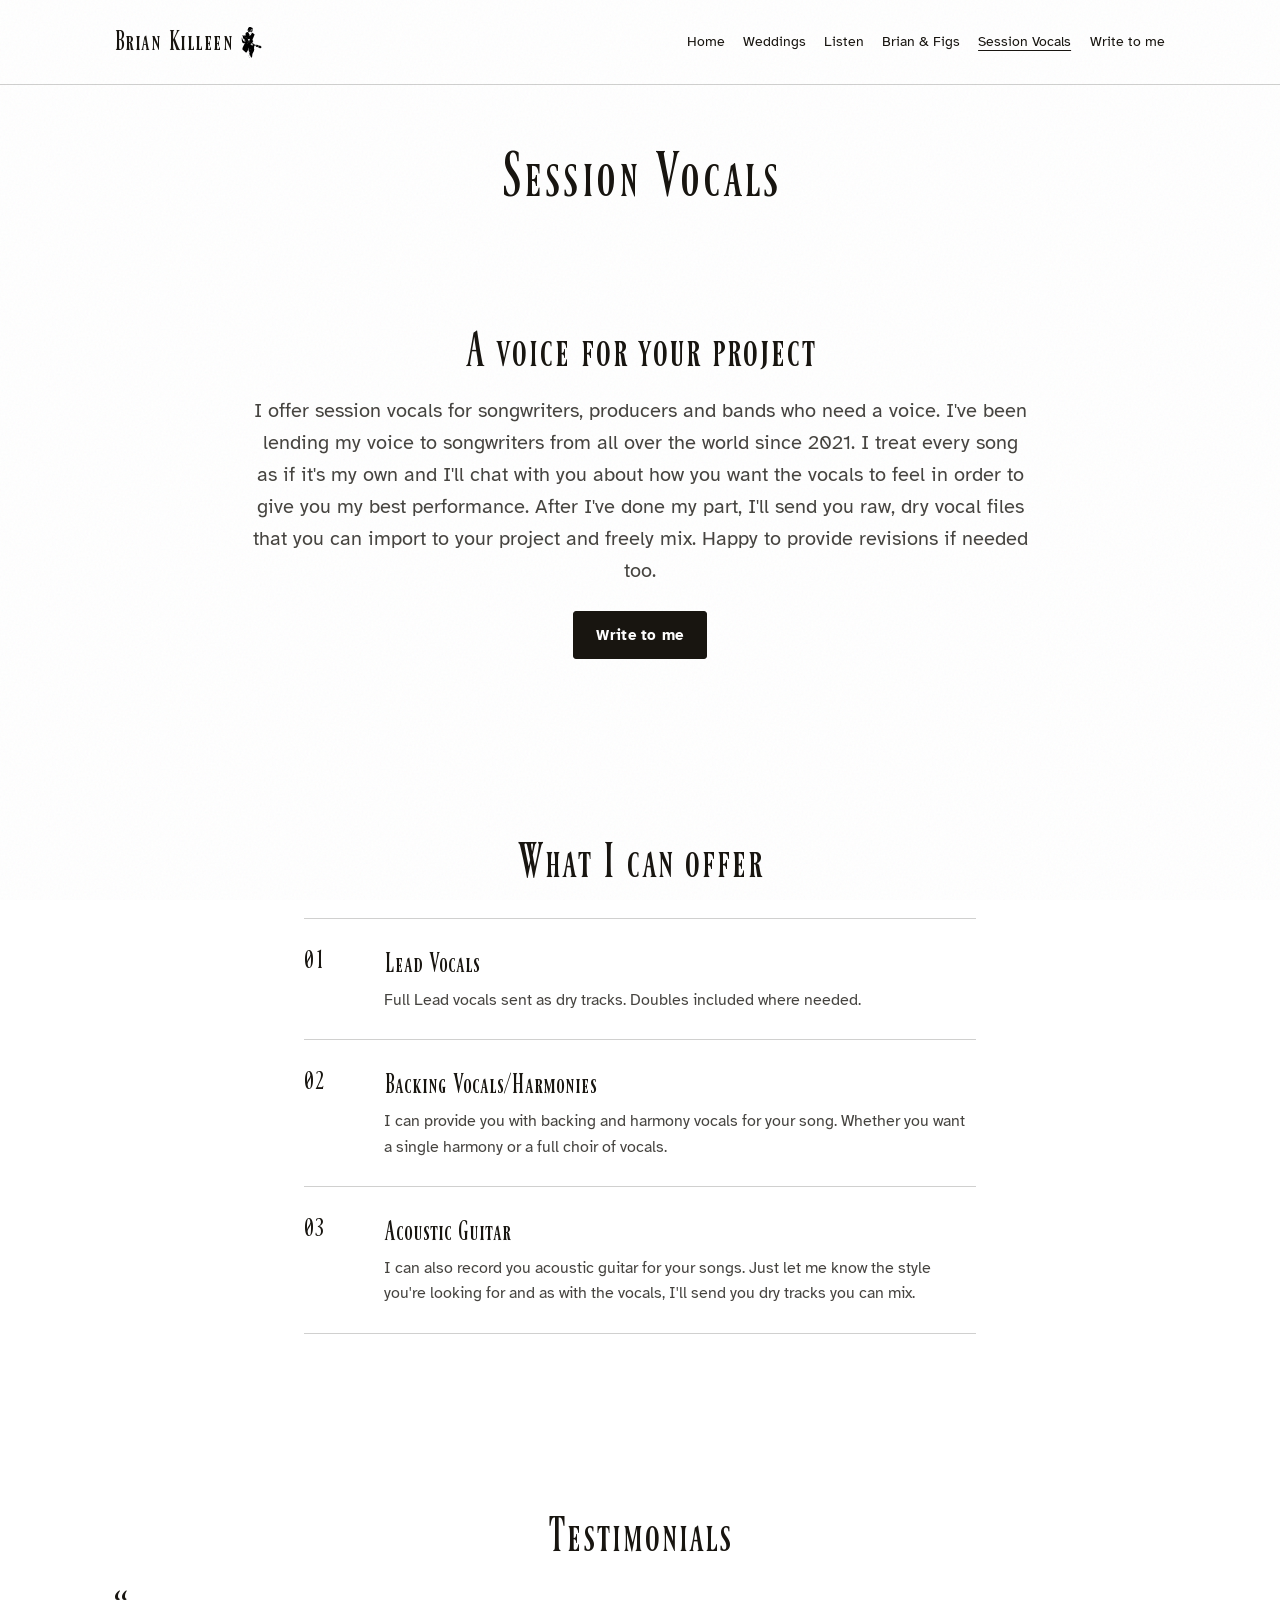
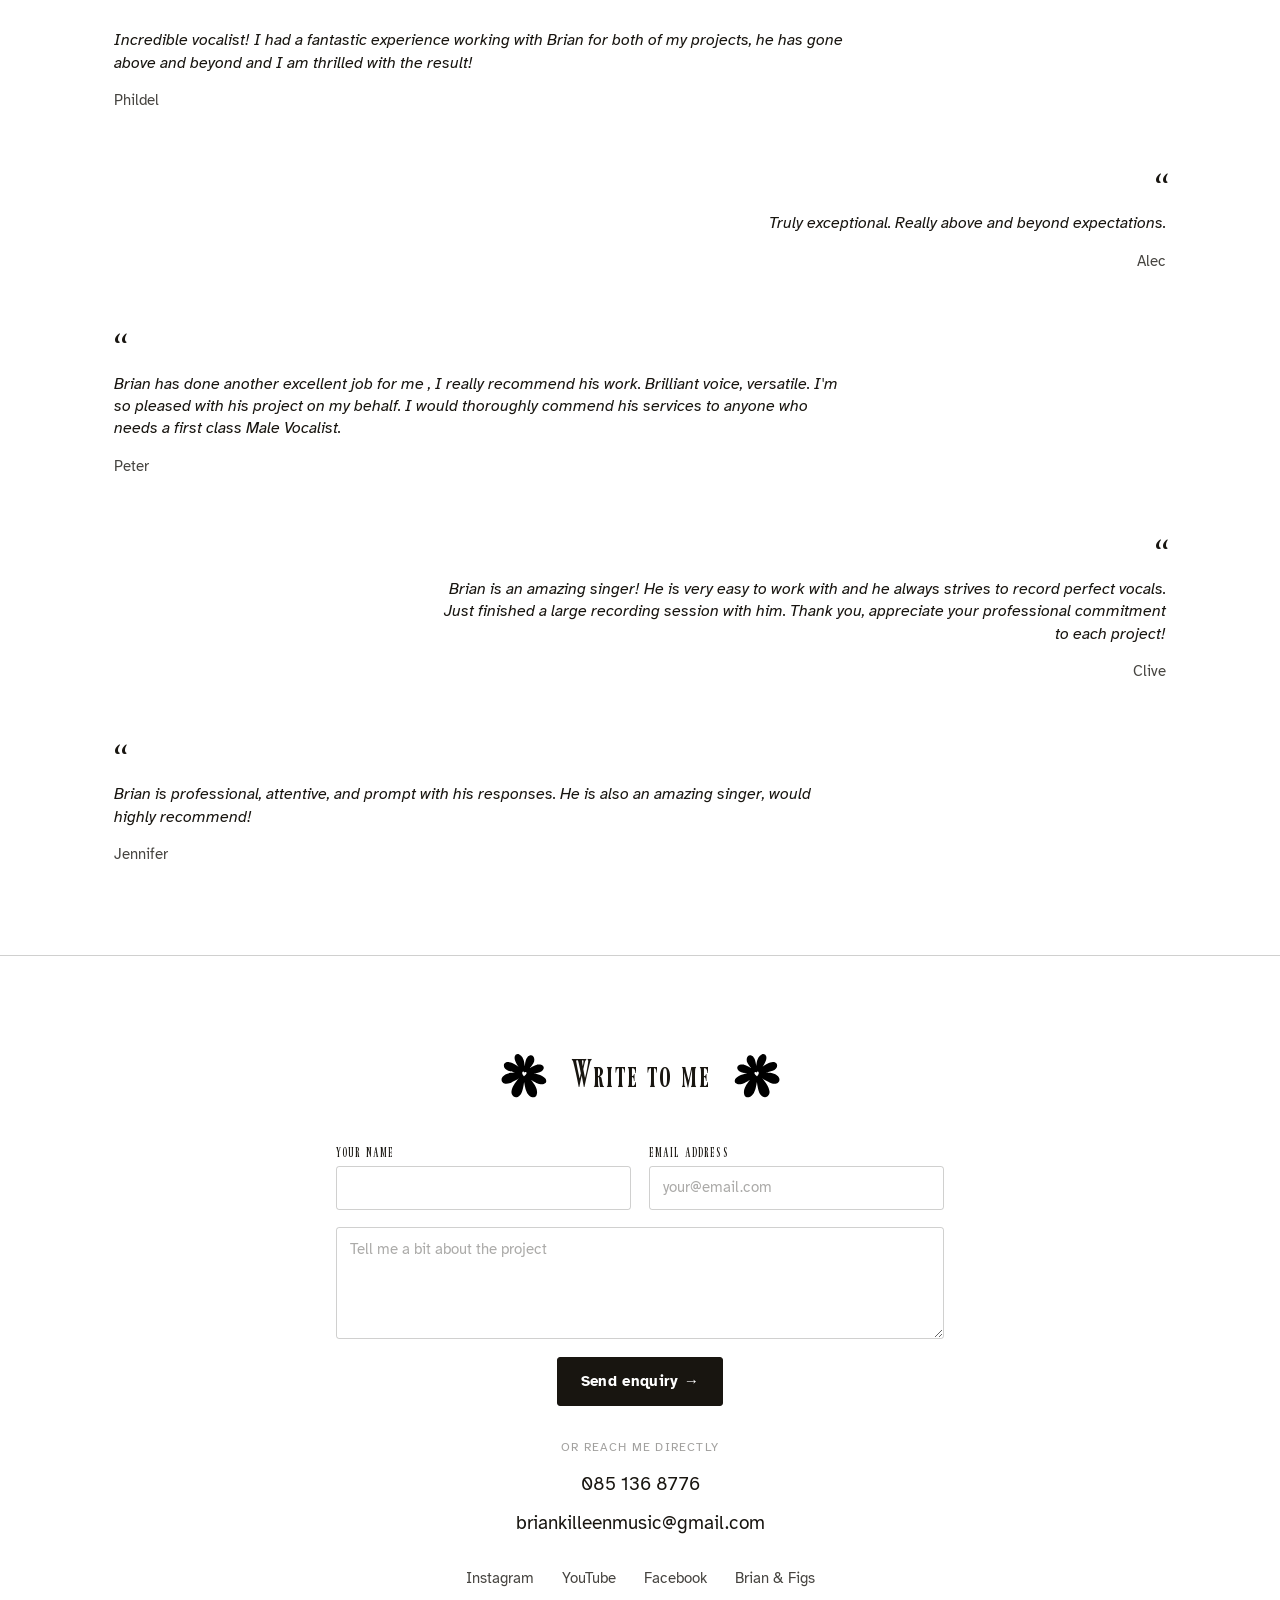
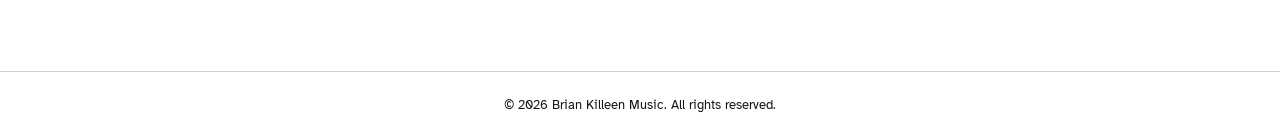
<file: sessions/index.html>
<!doctype html>
<html lang="en-GB">
<head>
<meta charset="UTF-8">
<meta name="viewport" content="width=device-width, initial-scale=1">
<title>Session Vocals | Brian Killeen Music</title>
<meta name="description" content="Session vocals for songwriters, producers and bands. Demos, full studio vocals and remote collaboration.">
<link rel="preload" href="/assets/fonts/Ferrum-Regular.woff2" as="font" type="font/woff2" crossorigin>
<link rel="stylesheet" href="/assets/css/style.css">
<link rel="icon" href="/favicon.ico" sizes="32x32">
<link rel="icon" href="/favicon.svg" type="image/svg+xml">
<link rel="apple-touch-icon" href="/apple-touch-icon.png">
</head>
<body>

<header class="site-header">
  <div class="wrap">
    <a href="/" class="wordmark">Brian Killeen<span class="wordmark-figure" aria-hidden="true"></span></a>
    <button class="nav-toggle" aria-label="Open menu" aria-expanded="false">
      <svg class="dial" viewBox="0 0 44 44" aria-hidden="true">
        <circle cx="22" cy="22" r="19" fill="none" stroke="currentColor" stroke-width="1.2"/>
        <line class="dial-tick" x1="22" y1="4" x2="22" y2="9" stroke="currentColor" stroke-width="2" stroke-linecap="round"/>
      </svg>
      <span class="dial-channel" aria-hidden="true">05</span>
    </button>
    <nav class="main-nav" aria-label="Primary">
  <a href="/"><span class="channel-num">01</span>Home</a>
  <a href="/weddings/"><span class="channel-num">02</span>Weddings</a>
  <a href="/listen/"><span class="channel-num">03</span>Listen</a>
  <a href="/brian-and-figs/"><span class="channel-num">04</span>Brian &amp; Figs</a>
  <a href="/sessions/" aria-current="page"><span class="channel-num">05</span>Session Vocals</a>
  <a href="#contact" class="btn btn-solid">Write to me</a>
    </nav>
  </div>
</header>

<main>

  <section class="hero" style="padding-bottom:2rem;">
    <div class="wrap">
      <div class="hero-copy">
        <h1 class="hero-title" data-stagger-text>Session Vocals</h1>
      </div>
    </div>
  </section>

  <section class="intro">
    <div class="wrap reveal">
      <h2 class="underline-draw">A voice for your project
        <svg viewBox="0 0 200 20" preserveAspectRatio="none"><path d="M2 12 Q 50 2 100 10 T 198 8"/></svg>
      </h2>
      <p class="lede" style="margin-top:1.2rem;">
        I offer session vocals for songwriters, producers and bands who need a voice. I've been lending my voice to songwriters from all over the world since 2021.
        I treat every song as if it's my own and I'll chat with you about how you want the vocals to feel in order to give you my best performance.
        After I've done my part, I'll send you raw, dry vocal files that you can import to your project and freely mix. Happy to provide revisions if needed too.
      </p>
      <div class="hero-actions" style="margin-top:1.5rem;">
        <a href="#contact" class="btn btn-solid">Write to me</a>
      </div>
    </div>
  </section>

  <section class="services">
    <div class="wrap">
      <h2>What I can offer</h2>
      <div class="list-numbered reveal-stagger" style="margin-top:2rem;">
        <div class="list-numbered-item">
          <span class="num">01</span>
          <div>
            <h3>Lead Vocals</h3>
            <p>Full Lead vocals sent as dry tracks. Doubles included where needed.</p>
          </div>
        </div>
        <div class="list-numbered-item">
          <span class="num">02</span>
          <div>
            <h3>Backing Vocals/Harmonies</h3>
            <p>I can provide you with backing and harmony vocals for your song. Whether you want a single harmony or a full choir of vocals.</p>
          </div>
        </div>
        <div class="list-numbered-item">
          <span class="num">03</span>
          <div>
            <h3>Acoustic Guitar</h3>
            <p>I can also record you acoustic guitar for your songs. Just let me know the style you're looking for and as with the vocals, I'll send you dry tracks you can mix.</p>
          </div>
        </div>
      </div>
    </div>
  </section>

  <section class="testimonial">
    <div class="wrap reveal">
      <h2 class="testimonials-heading">Testimonials</h2>
      <div class="quote-stack quote-stack--compact">
        <blockquote class="quote">
          Incredible vocalist! I had a fantastic experience working with Brian for both of my projects, he has gone above and beyond and I am thrilled with the result!
          <cite>Phildel</cite>
        </blockquote>
        <blockquote class="quote">
          Truly exceptional. Really above and beyond expectations.         
           <cite>Alec</cite>
        </blockquote>
        <blockquote class="quote">
          Brian has done another excellent job for me , I really recommend his work. Brilliant voice, versatile. I'm so pleased with his project on my behalf. I would thoroughly commend his services to anyone who needs a first class Male Vocalist.         
           <cite>Peter</cite>
        </blockquote>
        <blockquote class="quote">
          Brian is an amazing singer! He is very easy to work with and he always strives to record perfect vocals. Just finished a large recording session with him. Thank you, appreciate your professional commitment to each project!
           <cite>Clive</cite>
        </blockquote>
        <blockquote class="quote">
          Brian is professional, attentive, and prompt with his responses. He is also an amazing singer, would highly recommend!           <cite>Jennifer</cite>
        </blockquote>
      </div>
    </div>
  </section>

  <section id="contact" class="contact-simple">
    <div class="wrap reveal">
      <div class="contact-heading">
        <div class="flower-fig flower-fig--contact" aria-hidden="true"><img src="/Flowers/flower3.svg" alt=""></div>
        <h2>Write to me</h2>
        <div class="flower-fig flower-fig--contact" aria-hidden="true"><img src="/Flowers/flower3.svg" alt="" style="transform: scaleX(-1);"></div>
      </div>
      <form class="contact-form" action="https://formspree.io/f/xdenpwrw" method="POST">
        <input type="hidden" name="_subject" value="New enquiry — Brian Killeen Music">
        <input type="hidden" name="_next" value="https://www.briankilleenmusic.ie/thankyou/">
        <div class="form-row form-row--2">
          <div class="form-group">
            <label for="cf-name">Your name</label>
            <input type="text" id="cf-name" name="name" required autocomplete="name" placeholder="">
          </div>
          <div class="form-group">
            <label for="cf-email">Email address</label>
            <input type="email" id="cf-email" name="email" required autocomplete="email" placeholder="your@email.com">
          </div>
        </div>
        <div class="form-group">
          <textarea id="cf-message" name="message" rows="4" placeholder="Tell me a bit about the project" aria-label="Message"></textarea>
        </div>
        <div class="form-submit">
          <button type="submit" class="btn btn-solid">Send enquiry →</button>
        </div>
      </form>
      <p class="contact-alt-label">Or reach me directly</p>
      <div class="contact-links">
        <a href="tel:+353851368776" class="contact-link">085 136 8776</a>
        <a href="mailto:briankilleenmusic@gmail.com" class="contact-link">briankilleenmusic@gmail.com</a>
      </div>
      <div class="contact-socials">
        <a href="https://www.instagram.com/brian_songs/" aria-label="Instagram" target="_blank" rel="noopener">Instagram</a>
        <a href="https://www.youtube.com/@brian_songs" aria-label="YouTube" target="_blank" rel="noopener">YouTube</a>
        <a href="https://www.facebook.com/yellowsubkilleen" aria-label="Facebook" target="_blank" rel="noopener">Facebook</a>
        <a href="https://www.instagram.com/brianandfigs/" aria-label="Brian &amp; Figs on Instagram" target="_blank" rel="noopener">Brian &amp; Figs</a>
      </div>
    </div>
  </section>

</main>

<footer class="site-footer">
  <div class="wrap">
    <small>&copy; 2026 Brian Killeen Music. All rights reserved.</small>
  </div>
</footer>

<script src="/assets/js/main.js" defer></script>
</body>
</html>
</file>
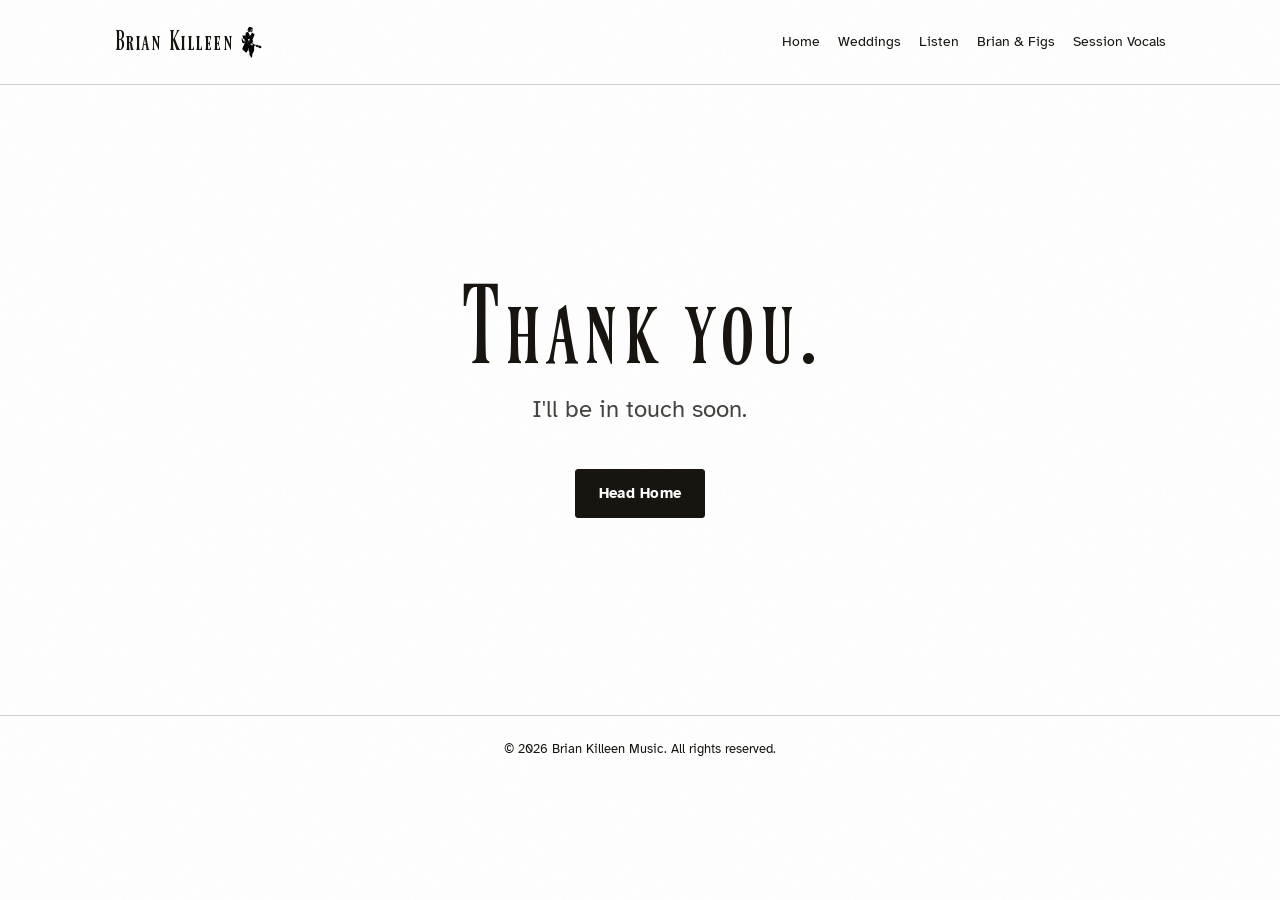
<file: thankyou/index.html>
<!doctype html>
<html lang="en-GB">
<head>
<meta charset="UTF-8">
<meta name="viewport" content="width=device-width, initial-scale=1">
<title>Thank You | Brian Killeen Music</title>
<meta name="robots" content="noindex">
<link rel="preload" href="/assets/fonts/Ferrum-Regular.woff2" as="font" type="font/woff2" crossorigin>
<link rel="stylesheet" href="/assets/css/style.css">
<link rel="icon" href="/favicon.ico" sizes="32x32">
<link rel="icon" href="/favicon.svg" type="image/svg+xml">
<link rel="apple-touch-icon" href="/apple-touch-icon.png">
</head>
<body>

<header class="site-header">
  <div class="wrap">
    <a href="/" class="wordmark">Brian Killeen<span class="wordmark-figure" aria-hidden="true"></span></a>
    <button class="nav-toggle" aria-label="Open menu" aria-expanded="false">
      <svg class="dial" viewBox="0 0 44 44" aria-hidden="true">
        <circle cx="22" cy="22" r="19" fill="none" stroke="currentColor" stroke-width="1.2"/>
        <line class="dial-tick" x1="22" y1="4" x2="22" y2="9" stroke="currentColor" stroke-width="2" stroke-linecap="round"/>
      </svg>
      <span class="dial-channel" aria-hidden="true">01</span>
    </button>
    <nav class="main-nav" aria-label="Primary">
  <a href="/"><span class="channel-num">01</span>Home</a>
  <a href="/weddings/"><span class="channel-num">02</span>Weddings</a>
  <a href="/listen/"><span class="channel-num">03</span>Listen</a>
  <a href="/brian-and-figs/"><span class="channel-num">04</span>Brian &amp; Figs</a>
  <a href="/sessions/"><span class="channel-num">05</span>Session Vocals</a>
    </nav>
  </div>
</header>

<main>

  <section class="thankyou-hero">
    <div class="wrap">
      <h1 class="thankyou-title">Thank you.</h1>
      <p class="thankyou-message">I'll be in touch soon.</p>
      <a href="/" class="btn btn-solid" style="margin-top:2.5rem;">Head Home</a>
    </div>
  </section>

</main>

<footer class="site-footer">
  <div class="wrap">
    <small>&copy; 2026 Brian Killeen Music. All rights reserved.</small>
  </div>
</footer>

<script src="/assets/js/main.js" defer></script>
</body>
</html>
</file>
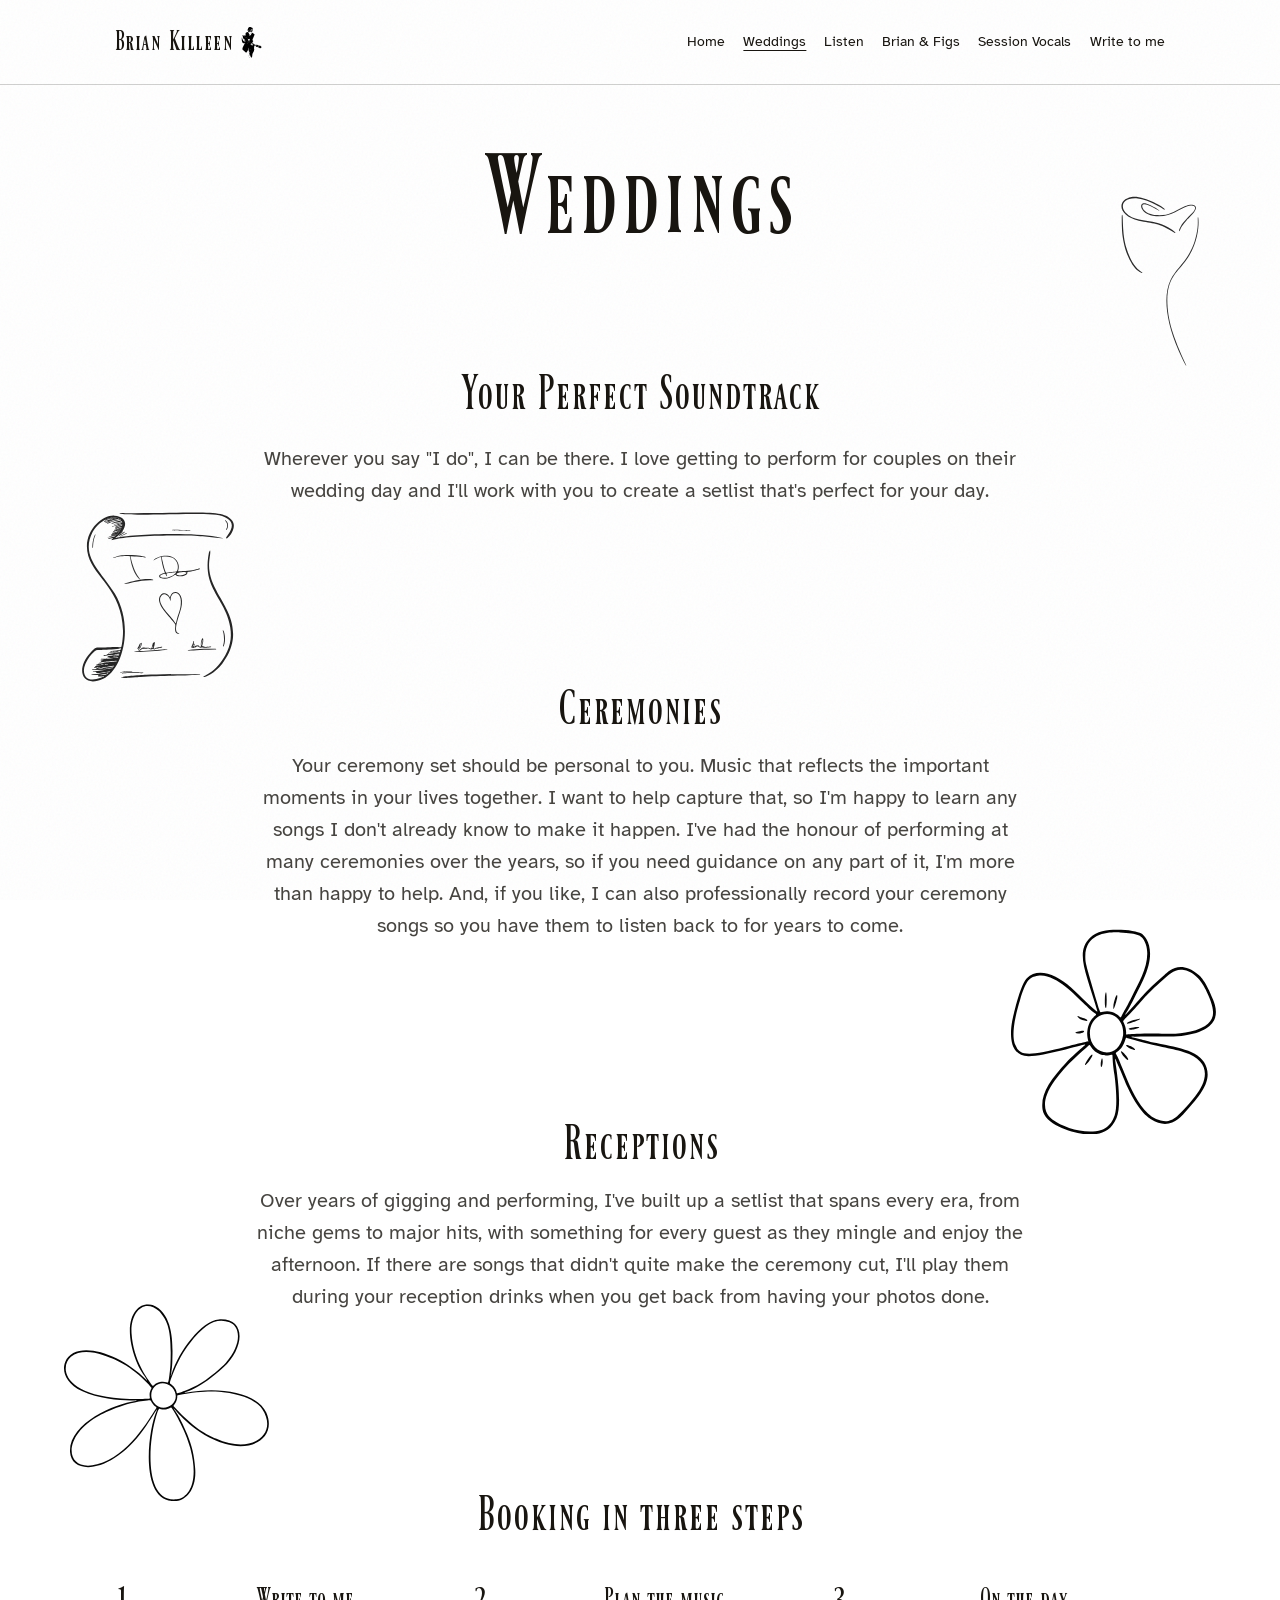
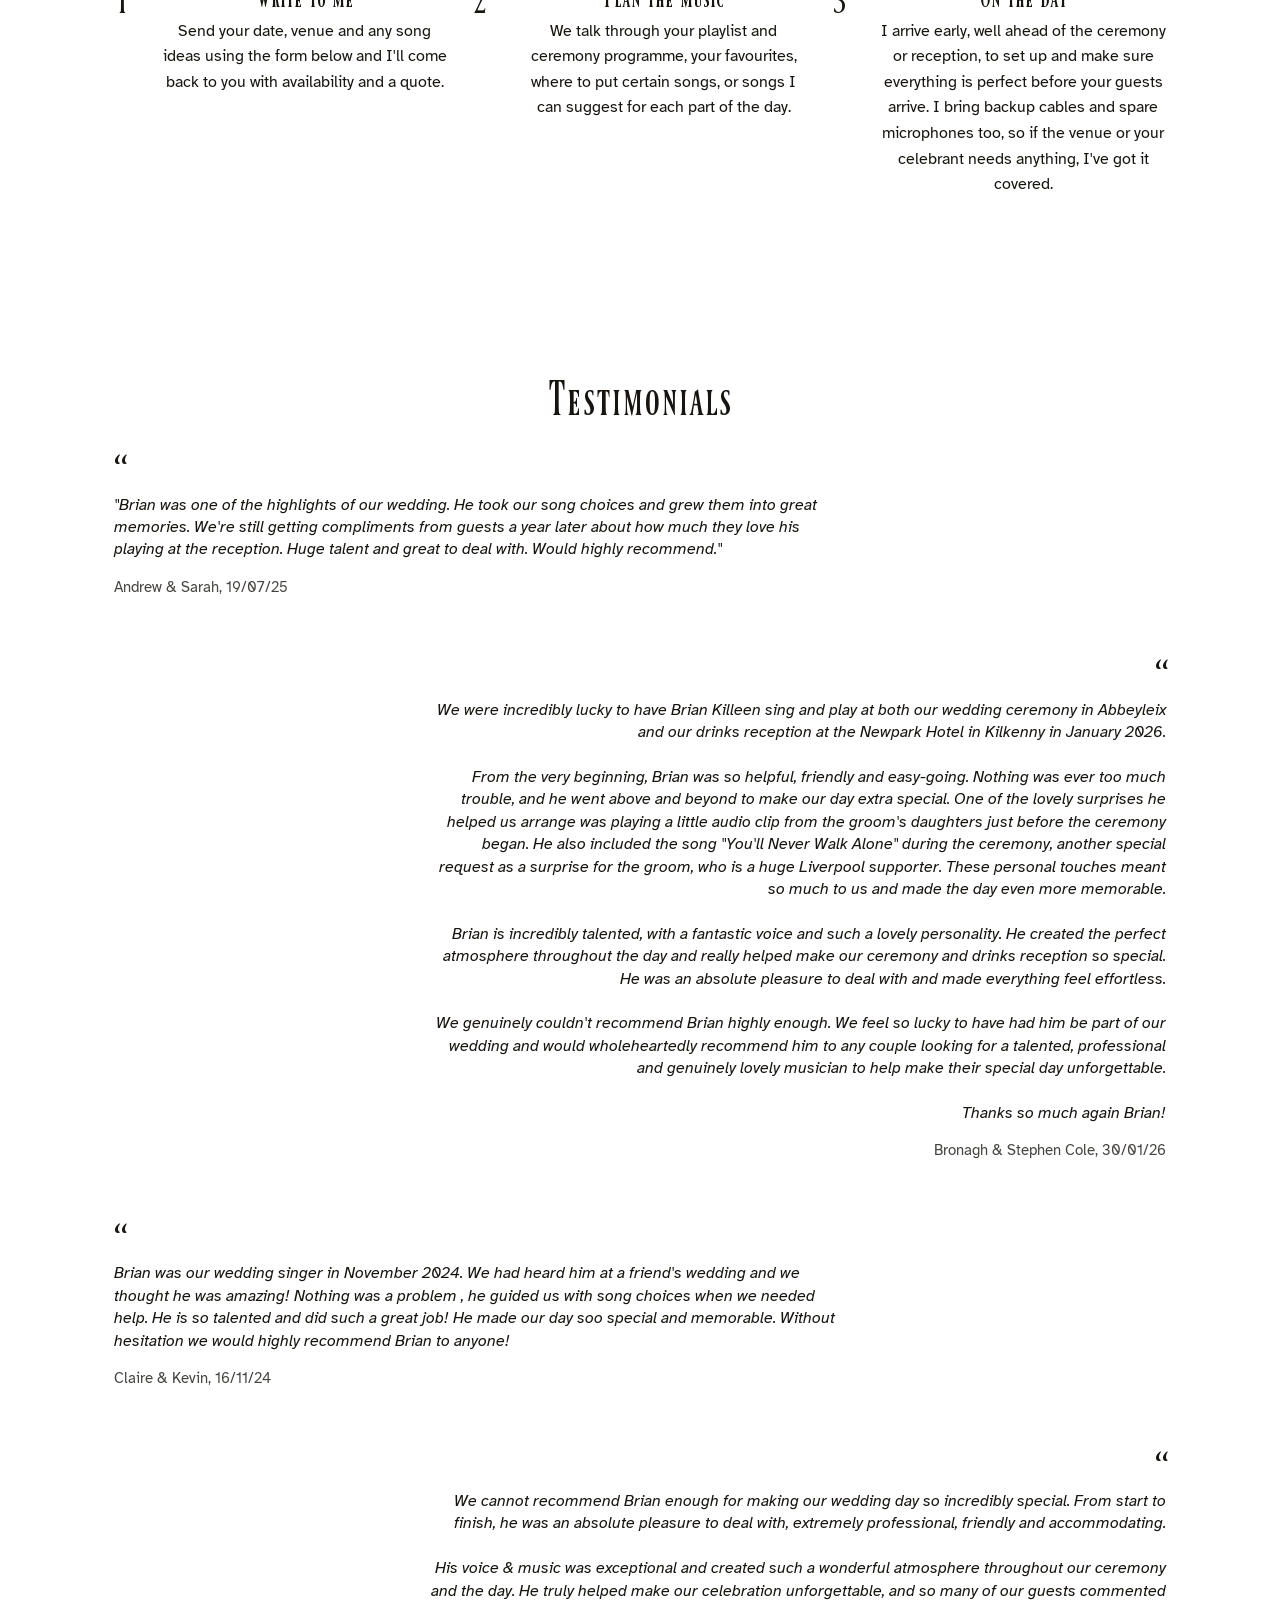
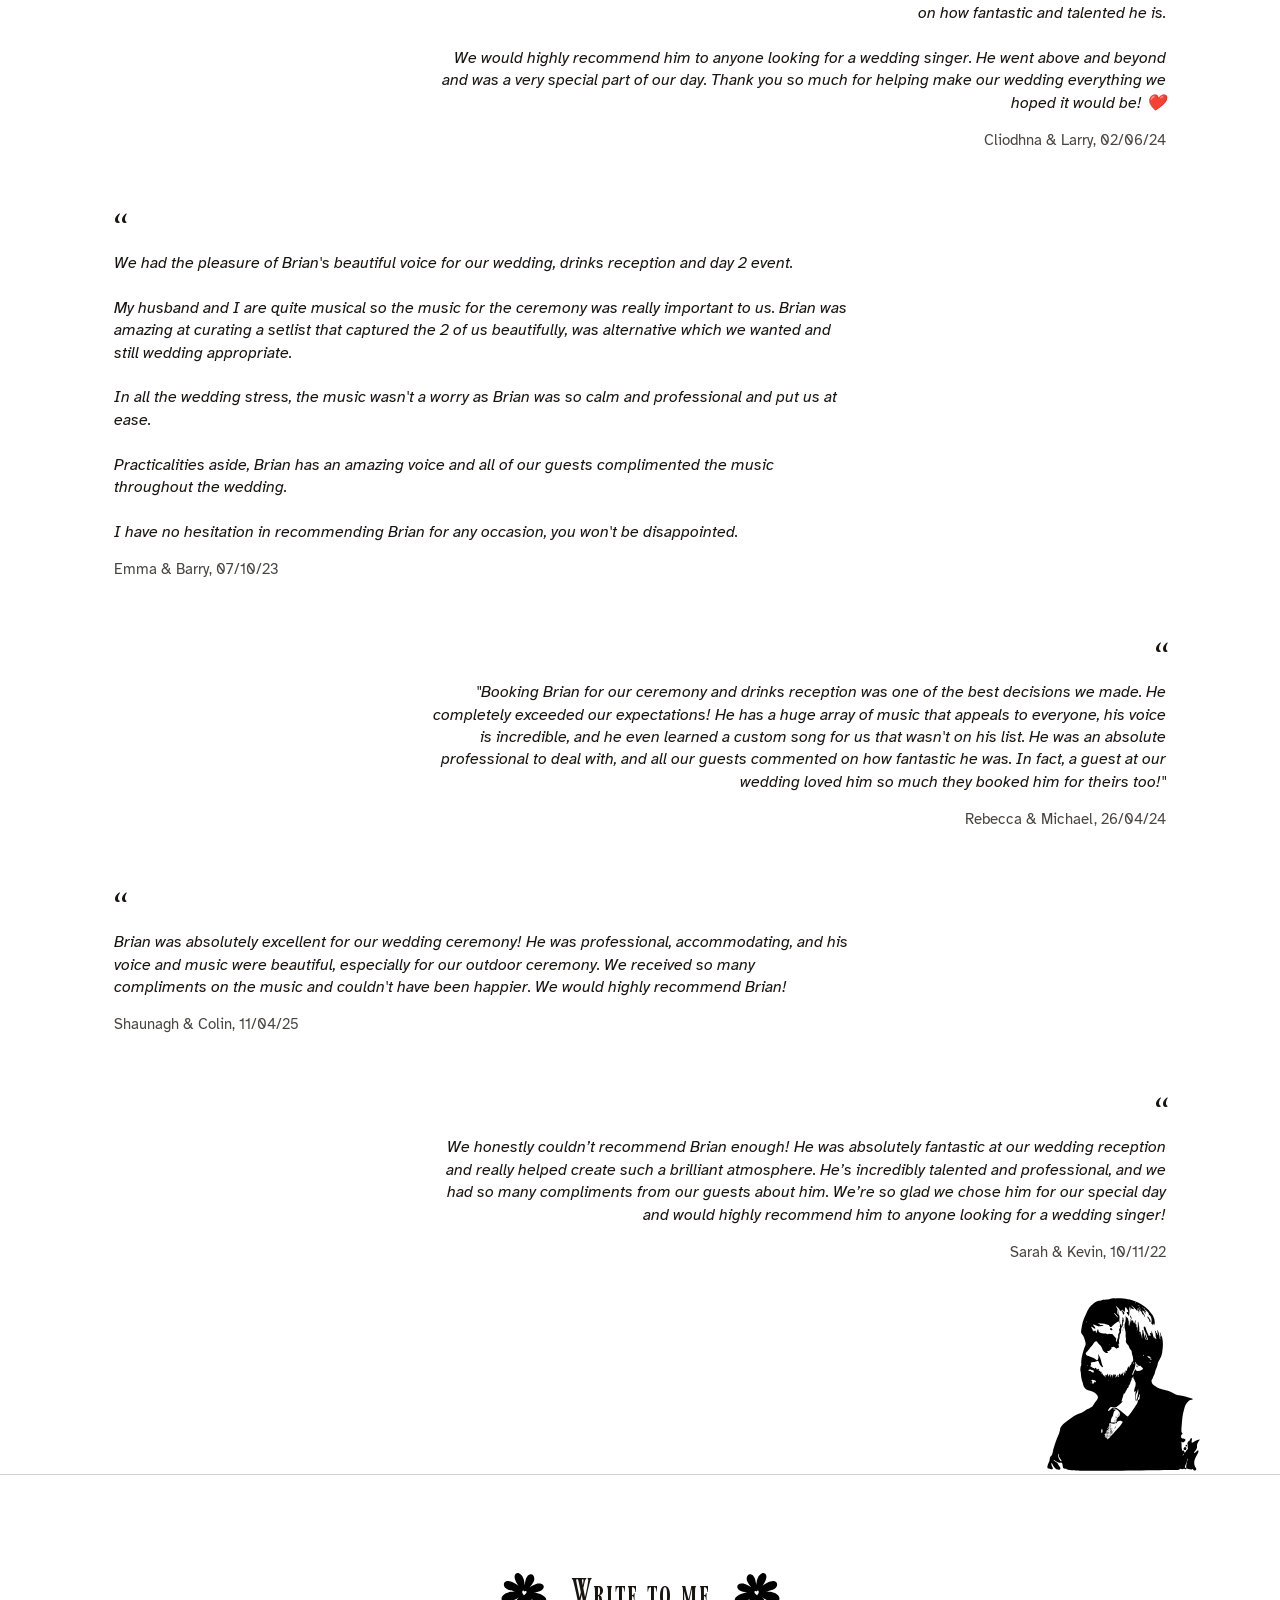
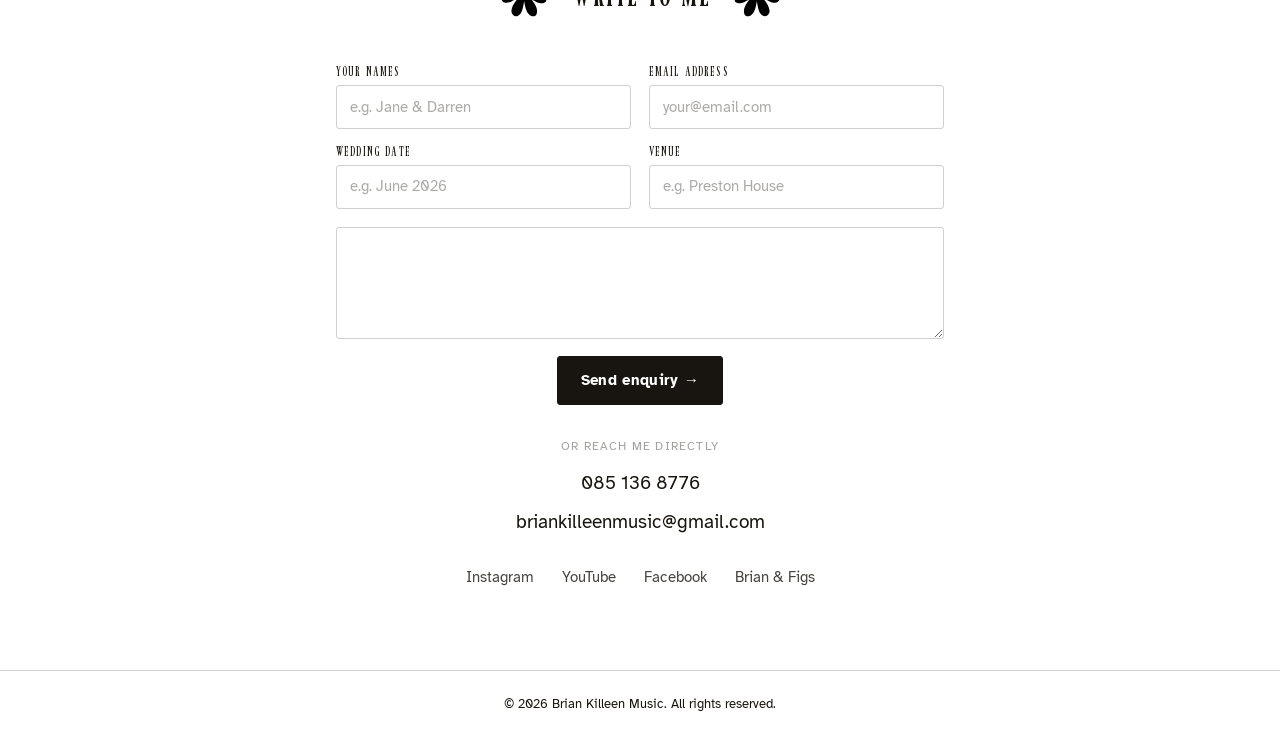
<file: weddings/index.html>
<!doctype html>
<html lang="en-GB">
<head>
<meta charset="UTF-8">
<meta name="viewport" content="width=device-width, initial-scale=1">
<title>Weddings | Brian Killeen Music</title>
<meta name="description" content="Ceremony and reception music for weddings across Ireland, religious, humanist, civil and everything between.">
<link rel="preload" href="/assets/fonts/Ferrum-Regular.woff2" as="font" type="font/woff2" crossorigin>
<link rel="stylesheet" href="/assets/css/style.css">
<link rel="icon" href="/favicon.ico" sizes="32x32">
<link rel="icon" href="/favicon.svg" type="image/svg+xml">
<link rel="apple-touch-icon" href="/apple-touch-icon.png">
</head>
<body class="weddings">

<header class="site-header">
  <div class="wrap">
    <a href="/" class="wordmark">Brian Killeen<span class="wordmark-figure" aria-hidden="true"></span></a>
    <button class="nav-toggle" aria-label="Open menu" aria-expanded="false">
      <svg class="dial" viewBox="0 0 44 44" aria-hidden="true">
        <circle cx="22" cy="22" r="19" fill="none" stroke="currentColor" stroke-width="1.2"/>
        <line class="dial-tick" x1="22" y1="4" x2="22" y2="9" stroke="currentColor" stroke-width="2" stroke-linecap="round"/>
      </svg>
      <span class="dial-channel" aria-hidden="true">02</span>
    </button>
    <nav class="main-nav" aria-label="Primary">
  <a href="/"><span class="channel-num">01</span>Home</a>
  <a href="/weddings/" aria-current="page"><span class="channel-num">02</span>Weddings</a>
  <a href="/listen/"><span class="channel-num">03</span>Listen</a>
  <a href="/brian-and-figs/"><span class="channel-num">04</span>Brian &amp; Figs</a>
  <a href="/sessions/"><span class="channel-num">05</span>Session Vocals</a>
  <a href="#contact" class="btn btn-solid">Write to me</a>
    </nav>
  </div>
</header>

<main>

  <section class="hero" style="padding-bottom:2rem;">
    <div class="hero-figure" aria-hidden="true"></div>
    <div class="wrap">
      <div class="hero-copy">
        <h1 class="hero-title" data-stagger-text>Weddings</h1>
      </div>
    </div>
  </section>

  <section class="ceremony-types">
    <div class="ceremony-figure" aria-hidden="true"></div>
    <div class="wrap">
      <h2 class="underline-draw">Your Perfect Soundtrack
        <svg viewBox="0 0 200 20" preserveAspectRatio="none"><path d="M2 12 Q 50 2 100 10 T 198 8"/></svg>
      </h2>
      <p class="lede reveal" style="margin-top:1.5rem;">
        Wherever you say "I do", I can be there.
        I love getting to perform for couples on their wedding day and I'll work with you to create a setlist that's perfect for your day. 
      </p>
    </div>
  </section>

  <div class="section-ornament" aria-hidden="true"><img src="/Flowers/Flower1.svg" alt=""></div>

  <section class="ceremony-detail">
    <div class="wrap reveal">
      <h2>Ceremonies</h2>
      <p class="lede" style="margin-top:1rem;">
        Your ceremony set should be personal to you. Music that reflects the important moments in your lives
        together. I want to help capture that, so I'm happy to learn any songs I don't
        already know to make it happen. I've had the honour of performing at many ceremonies over the years, so if you need guidance on any part of it, I'm more than happy to help. And, if you like, I can also professionally record your ceremony songs so you have them to listen back to for years to come.
      </p>
    </div>
  </section>

  <div class="section-ornament" aria-hidden="true"><img src="/Flowers/Flower%202.svg" alt=""></div>

  <section class="reception">
    <div class="flower-fig flower-fig--right flower-fig--mid" aria-hidden="true"><img src="/Flowers/Flower1.svg" alt=""></div>
    <div class="wrap reveal">
      <h2>Receptions</h2>
      <p class="lede" style="margin-top:1rem;">
        Over years of gigging and performing, I've built up a setlist that spans every era, from niche gems
        to major hits, with something for every guest as they mingle and enjoy the afternoon. If there are
        songs that didn't quite make the ceremony cut, I'll play them during your reception drinks when you
        get back from having your photos done.
      </p>
    </div>
  </section>

  <div class="section-ornament" aria-hidden="true"><img src="/Flowers/flower4.svg" alt=""></div>

  <section class="how-it-works">
    <div class="flower-fig flower-fig--left flower-fig--mid" aria-hidden="true"><img src="/Flowers/Flower%202.svg" alt=""></div>
    <div class="wrap">
      <h2>Booking in three steps</h2>
      <div class="steps reveal-stagger" style="margin-top:2.5rem;">
        <div class="step">
          <h3>Write to me</h3>
          <p>Send your date, venue and any song ideas using the form below and I'll come back to you with availability and a quote.</p>
        </div>
        <div class="step">
          <h3>Plan the music</h3>
          <p>We talk through your playlist and ceremony programme, your favourites, where to put certain songs, or songs I can suggest for each part of the day.</p>
        </div>
        <div class="step">
          <h3>On the day</h3>
          <p>I arrive early, well ahead of the ceremony or reception, to set up and make sure everything is perfect before your guests arrive. I bring backup cables and spare microphones too, so if the venue or your celebrant needs anything, I've got it covered.</p>
        </div>
      </div>
    </div>
  </section>

  <section class="testimonial">
    <div class="testimonial-figure testimonial-figure--bottom" aria-hidden="true"></div>
    <div class="wrap reveal">
      <h2 class="testimonials-heading">Testimonials</h2>
      <div class="quote-stack quote-stack--compact">
        <blockquote class="quote">
          "Brian was one of the highlights of our wedding. He took our song choices and grew them into great memories. We're still getting compliments from guests a year later about how much they love his playing at the reception. Huge talent and great to deal with. Would highly recommend."
          <cite>Andrew &amp; Sarah, 19/07/25</cite>
        </blockquote>
        <blockquote class="quote">
          We were incredibly lucky to have Brian Killeen sing and play at both our wedding ceremony in Abbeyleix and our drinks reception at the Newpark Hotel in Kilkenny in January 2026.<br><br>From the very beginning, Brian was so helpful, friendly and easy-going. Nothing was ever too much trouble, and he went above and beyond to make our day extra special. One of the lovely surprises he helped us arrange was playing a little audio clip from the groom's daughters just before the ceremony began. He also included the song "You'll Never Walk Alone" during the ceremony, another special request as a surprise for the groom, who is a huge Liverpool supporter. These personal touches meant so much to us and made the day even more memorable.<br><br>Brian is incredibly talented, with a fantastic voice and such a lovely personality. He created the perfect atmosphere throughout the day and really helped make our ceremony and drinks reception so special. He was an absolute pleasure to deal with and made everything feel effortless.<br><br>We genuinely couldn't recommend Brian highly enough. We feel so lucky to have had him be part of our wedding and would wholeheartedly recommend him to any couple looking for a talented, professional and genuinely lovely musician to help make their special day unforgettable.<br><br>Thanks so much again Brian!
          <cite>Bronagh &amp; Stephen Cole, 30/01/26</cite>
        </blockquote>
        <blockquote class="quote">
          Brian was our wedding singer in November 2024. We had heard him at a friend's wedding and we thought he was amazing! Nothing was a problem , he guided us with song choices when we needed help. He is so talented and did such a great job! He made our day soo special and memorable. Without hesitation we would highly recommend Brian to anyone!
          <cite>Claire &amp; Kevin, 16/11/24</cite>
        </blockquote>
        <blockquote class="quote">
          We cannot recommend Brian enough for making our wedding day so incredibly special. From start to finish, he was an absolute pleasure to deal with, extremely professional, friendly and accommodating.<br><br>His voice &amp; music was exceptional and created such a wonderful atmosphere throughout our ceremony and the day. He truly helped make our celebration unforgettable, and so many of our guests commented on how fantastic and talented he is.<br><br>We would highly recommend him to anyone looking for a wedding singer. He went above and beyond and was a very special part of our day. Thank you so much for helping make our wedding everything we hoped it would be! ❤️
          <cite>Cliodhna &amp; Larry, 02/06/24</cite>
        </blockquote>
        <blockquote class="quote">
          We had the pleasure of Brian's beautiful voice for our wedding, drinks reception and day 2 event.<br><br>My husband and I are quite musical so the music for the ceremony was really important to us. Brian was amazing at curating a setlist that captured the 2 of us beautifully, was alternative which we wanted and still wedding appropriate.<br><br>In all the wedding stress, the music wasn't a worry as Brian was so calm and professional and put us at ease.<br><br>Practicalities aside, Brian has an amazing voice and all of our guests complimented the music throughout the wedding.<br><br>I have no hesitation in recommending Brian for any occasion, you won't be disappointed.
          <cite>Emma &amp; Barry, 07/10/23</cite>
        </blockquote>
        <blockquote class="quote">
          "Booking Brian for our ceremony and drinks reception was one of the best decisions we made. He completely exceeded our expectations! He has a huge array of music that appeals to everyone, his voice is incredible, and he even learned a custom song for us that wasn't on his list. He was an absolute professional to deal with, and all our guests commented on how fantastic he was. In fact, a guest at our wedding loved him so much they booked him for theirs too!"
          <cite>Rebecca &amp; Michael, 26/04/24</cite>
        </blockquote>
        <blockquote class="quote">
          Brian was absolutely excellent for our wedding ceremony! He was professional, accommodating, and his voice and music were beautiful, especially for our outdoor ceremony. We received so many compliments on the music and couldn't have been happier. We would highly recommend Brian!
          <cite>Shaunagh &amp; Colin, 11/04/25</cite>
        </blockquote>
        <blockquote class="quote">
          We honestly couldn’t recommend Brian enough! He was absolutely fantastic at our wedding reception and really helped create such a brilliant atmosphere. He’s incredibly talented and professional, and we had so many compliments from our guests about him. We’re so glad we chose him for our special day and would highly recommend him to anyone looking for a wedding singer!         
          <cite>Sarah &amp; Kevin, 10/11/22</cite>
        </blockquote>
      </div>
    </div>
  </section>

  <section id="contact" class="contact-simple">
    <div class="wrap reveal">
      <div class="contact-heading">
        <div class="flower-fig flower-fig--contact" aria-hidden="true"><img src="/Flowers/flower3.svg" alt=""></div>
        <h2>Write to me</h2>
        <div class="flower-fig flower-fig--contact" aria-hidden="true"><img src="/Flowers/flower3.svg" alt="" style="transform: scaleX(-1);"></div>
      </div>
      <!-- ★ Replace YOUR_FORM_ID with the id from your Formspree dashboard (formspree.io/dashboard) -->
      <form class="contact-form" action="https://formspree.io/f/xdenpwrw" method="POST">
        <input type="hidden" name="_subject" value="New enquiry — Brian Killeen Music">
        <!-- ★ Replace briankilleenmusic.ie below with your actual domain once the site is live -->
        <input type="hidden" name="_next" value="https://www.briankilleenmusic.ie/thankyou/">
        <div class="form-row form-row--2">
          <div class="form-group">
            <label for="cf-name">Your names</label>
            <input type="text" id="cf-name" name="name" required autocomplete="name" placeholder="e.g. Jane &amp; Darren">
          </div>
          <div class="form-group">
            <label for="cf-email">Email address</label>
            <input type="email" id="cf-email" name="email" required autocomplete="email" placeholder="your@email.com">
          </div>
        </div>
        <div class="form-row form-row--2">
          <div class="form-group">
            <label for="cf-date">Wedding date</label>
            <input type="text" id="cf-date" name="date" placeholder="e.g. June 2026">
          </div>
          <div class="form-group">
            <label for="cf-venue">Venue</label>
            <input type="text" id="cf-venue" name="venue" placeholder="e.g. Preston House">
          </div>
        </div>
        <div class="form-group">
          <textarea id="cf-message" name="message" rows="4" placeholder="" aria-label="Message"></textarea>
        </div>
        <div class="form-submit">
          <button type="submit" class="btn btn-solid">Send enquiry →</button>
        </div>
      </form>
      <p class="contact-alt-label">Or reach me directly</p>
      <div class="contact-links">
        <a href="tel:+353851368776" class="contact-link">085 136 8776</a>
        <a href="mailto:briankilleenmusic@gmail.com" class="contact-link">briankilleenmusic@gmail.com</a>
      </div>
      <div class="contact-socials">
        <a href="https://www.instagram.com/brian_songs/" aria-label="Instagram" target="_blank" rel="noopener">Instagram</a>
        <a href="https://www.youtube.com/@brian_songs" aria-label="YouTube" target="_blank" rel="noopener">YouTube</a>
        <a href="https://www.facebook.com/yellowsubkilleen" aria-label="Facebook" target="_blank" rel="noopener">Facebook</a>
        <a href="https://www.instagram.com/brianandfigs/" aria-label="Brian &amp; Figs on Instagram" target="_blank" rel="noopener">Brian &amp; Figs</a>
      </div>
    </div>
  </section>

</main>

<footer class="site-footer">
  <div class="wrap">
    <small>&copy; 2026 Brian Killeen Music. All rights reserved.</small>
  </div>
</footer>

<script src="/assets/js/main.js" defer></script>
</body>
</html>
</file>
<file: assets/css/style.css>
/* ==========================================================================
   Brian Killeen Music — vintage 60s stylesheet
   ========================================================================== */

/* Native cross-document View Transitions (Chrome/Edge 126+; other browsers
   ignore this at-rule and just navigate normally — no JS needed either way) */
@view-transition {
  navigation: auto;
}

/* ---- Fonts (self-hosted files, not embedded in the HTML) ----
   Ferrum is also preloaded from each page <head>. font-display: block
   keeps the fallback from painting, so the name does not swap into Ferrum
   a moment after first paint. Body faces stay on swap so paragraphs
   stay readable if their files are still in flight. */
@font-face {
  font-family: "Ferrum";
  src: url("../fonts/Ferrum-Regular.woff2") format("woff2");
  font-weight: 400;
  font-style: normal;
  font-display: block;
}
@font-face {
  font-family: "Hyperlegible Sans";
  src: url("../fonts/HyperlegibleSans-Regular.woff2") format("woff2");
  font-weight: 400;
  font-style: normal;
  font-display: swap;
}
@font-face {
  font-family: "Hyperlegible Sans";
  src: url("../fonts/HyperlegibleSans-Italic.woff2") format("woff2");
  font-weight: 400;
  font-style: italic;
  font-display: swap;
}
@font-face {
  font-family: "Hyperlegible Sans";
  src: url("../fonts/HyperlegibleSans-Medium.woff2") format("woff2");
  font-weight: 500;
  font-style: normal;
  font-display: swap;
}
@font-face {
  font-family: "Hyperlegible Sans";
  src: url("../fonts/HyperlegibleSans-Bold.woff2") format("woff2");
  font-weight: 700;
  font-style: normal;
  font-display: swap;
}

/* ---- Design tokens ---- */
:root {
  --paper: #ffffff;
  --paper-alt: #f4f4f4;
  --ink: #181510;
  --ink-soft: #181510cc;
  --ink-faint: #18151033;
  --black-band: #16130f;

  --font-display: "Ferrum", "Arial Narrow", sans-serif;
  --font-body: "Hyperlegible Sans", "Helvetica Neue", Arial, sans-serif;

  --max-width: 1100px;
  --gap: clamp(1.25rem, 2vw, 2.5rem);
}

/* ---- Reset ---- */
* { box-sizing: border-box; }
html {
  scroll-behavior: smooth;
  overflow-x: clip;
}
body, h1, h2, h3, h4, p, figure, blockquote { margin: 0; }
img { max-width: 100%; display: block; }
a { color: inherit; text-decoration: none; }
button { font: inherit; cursor: pointer; }
ul { list-style: none; margin: 0; padding: 0; }

body {
  background: var(--paper);
  color: var(--ink);
  font-family: var(--font-body);
  font-size: 1rem;
  line-height: 1.6;
  position: relative;
}

/* ---- Paper-grain overlay ---- */
body::before {
  content: "";
  position: fixed;
  inset: 0;
  pointer-events: none;
  z-index: 9999;
  opacity: 0.05;
  mix-blend-mode: multiply;
  background-image: url("data:image/svg+xml;utf8,<svg xmlns='http://www.w3.org/2000/svg' width='120' height='120'><filter id='n'><feTurbulence type='fractalNoise' baseFrequency='0.9' numOctaves='2' stitchTiles='stitch'/></filter><rect width='100%25' height='100%25' filter='url(%23n)'/></svg>");
  background-size: 220px 220px;
}

/* ---- Name figure (Home poster only) ----
   Hand-traced silhouette beside the big "Brian Killeen". Sized in em
   so it stays with the name. The header uses its own .wordmark-figure. */
.name-figure {
  background-image: url("../img/name-figure.svg");
  background-repeat: no-repeat;
  background-size: contain;
  pointer-events: none;
  flex-shrink: 0;
}

/* ---- Layout helpers ---- */
.wrap {
  max-width: var(--max-width);
  margin: 0 auto;
  padding: 0 1.5rem;
}
section { padding: clamp(3rem, 7vw, 6rem) 0; }
.rule {
  border: none;
  border-top: 1px solid var(--ink-faint);
}

/* ---- Typography ---- */
h1, .h1 {
  font-family: var(--font-display);
  font-weight: 400;
  line-height: 1.05;
  letter-spacing: 0.01em;
  font-size: clamp(2.6rem, 7vw, 5rem);
}
h2, .h2 {
  font-family: var(--font-display);
  font-weight: 400;
  line-height: 1.15;
  font-size: clamp(1.8rem, 4vw, 2.6rem);
}
h3, .h3 {
  font-family: var(--font-display);
  font-weight: 400;
  font-size: clamp(1.2rem, 2.4vw, 1.5rem);
}
p.lede {
  font-size: clamp(1.05rem, 2vw, 1.25rem);
  color: var(--ink-soft);
  max-width: 60ch;
}

/* ---- Hand-drawn SVG underline ---- */
.underline-draw {
  position: relative;
  display: inline-block;
}
.underline-draw svg {
  position: absolute;
  left: 0;
  bottom: -0.15em;
  width: 100%;
  height: 0.5em;
  overflow: visible;
}
.underline-draw svg path {
  fill: none;
  stroke: var(--ink);
  stroke-width: 4;
  stroke-linecap: round;
  stroke-dasharray: 240;
  stroke-dashoffset: 240;
  transition: stroke-dashoffset 0.45s ease;
}
.underline-draw.is-active svg path {
  stroke-dashoffset: 0;
}

/* ---- Header / Nav
   Wide screens: page names in the header, current page underlined.
   Narrow screens: the knob opens the full-screen menu. ---- */
.site-header {
  position: sticky;
  top: 0;
  z-index: 100;
  background: transparent;
  border-bottom: 1px solid var(--ink-faint);
}
.site-header::before {
  content: "";
  position: absolute;
  inset: 0;
  z-index: -1;
  background: color-mix(in srgb, var(--paper) 92%, transparent);
  backdrop-filter: blur(6px);
}
.site-header .wrap {
  display: flex;
  align-items: center;
  justify-content: space-between;
  gap: 1rem;
  min-height: 84px;
}
.wordmark {
  display: inline-flex;
  align-items: center;
  gap: 8px;
  font-family: var(--font-display);
  font-size: 1.5rem;
  letter-spacing: 0.02em;
  white-space: nowrap;
}
/* Static match of the Home page's settled logo lockup (see .name-figure) —
   sized in em so it tracks the wordmark's own font-size everywhere else. */
.wordmark-figure {
  display: inline-block;
  width: 0.866em;
  height: 1.3em;
  background-image: url("../img/name-figure.svg");
  background-repeat: no-repeat;
  background-size: contain;
  flex-shrink: 0;
}

/* Tuning-dial menu button: the tick shows which "channel" (page) you're on,
   and the number in the middle confirms it. Phone only — wide screens use
   the text menu instead. */
.nav-toggle {
  position: relative;
  z-index: 210;
  width: 44px;
  height: 44px;
  display: inline-flex;
  align-items: center;
  justify-content: center;
  background: none;
  border: 1px solid var(--ink);
  border-radius: 50%;
  flex-shrink: 0;
  color: var(--ink);
}
.nav-toggle .dial {
  position: absolute;
  inset: 0;
  width: 100%;
  height: 100%;
}
.nav-toggle .dial-tick {
  transform-origin: 22px 22px;
  transition: transform 0.4s cubic-bezier(0.34, 1.56, 0.64, 1);
}
.nav-toggle.is-open .dial-tick {
  animation: dial-spin 0.5s ease;
}
@keyframes dial-spin {
  from { transform: rotate(0deg); }
  to { transform: rotate(360deg); }
}
.nav-toggle .dial-channel {
  position: relative;
  font-family: var(--font-display);
  font-size: 0.75rem;
  letter-spacing: 0.02em;
  pointer-events: none;
}

/* Full-screen overlay menu */
.main-nav {
  display: none;
  position: fixed;
  inset: 0;
  z-index: 200;
  background: var(--paper);
  flex-direction: column;
  align-items: center;
  justify-content: center;
  gap: 1.6rem;
}
.main-nav.is-open { display: flex; }
.main-nav a:not(.btn) {
  font-family: var(--font-body);
  font-weight: 500;
  font-size: clamp(1.3rem, 4vw, 1.8rem);
  letter-spacing: 0.02em;
}
.main-nav .channel-num {
  font-family: var(--font-display);
  color: var(--ink);
  font-size: 0.65em;
  margin-right: 0.4em;
}
.main-nav a[aria-current="page"] {
  text-decoration: underline;
  text-underline-offset: 0.18em;
}
body.nav-open { overflow: hidden; }

/* Desktop: a plain row of page names, lined up with the header.
   The bar itself ignores clicks so the wordmark underneath stays usable. */
@media (min-width: 801px) {
  .nav-toggle { display: none; }
  .main-nav,
  .main-nav.is-open {
    display: flex;
    position: static;
    inset: auto;
    height: auto;
    z-index: auto;
    flex-direction: row;
    align-items: center;
    justify-content: flex-end;
    gap: clamp(0.7rem, 1.4vw, 1.35rem);
    padding: 0;
    background: transparent;
    pointer-events: auto;
  }
  .main-nav a {
    white-space: nowrap;
  }
  .main-nav a:not(.btn),
  .main-nav .btn {
    font-family: var(--font-body);
    font-weight: 400;
    font-size: clamp(0.88rem, 1.05vw, 0.98rem);
    letter-spacing: 0;
  }
  .main-nav .channel-num { display: none; }
  .main-nav a:hover,
  .main-nav a[aria-current="page"] {
    text-decoration: underline;
    text-underline-offset: 0.28em;
  }
  .main-nav .btn,
  .main-nav .btn:hover,
  .main-nav .btn:focus-visible {
    background: transparent;
    color: inherit;
    border-color: transparent;
    padding: 0;
    border-radius: 0;
    box-shadow: none;
    transform: none;
  }
  body.nav-open { overflow-x: hidden; overflow-y: auto; }
}

/* ---- Buttons ---- */
.btn {
  display: inline-flex;
  align-items: center;
  gap: 0.5rem;
  font-family: var(--font-body);
  font-weight: 700;
  font-size: 0.95rem;
  letter-spacing: 0.02em;
  padding: 0.7rem 1.4rem;
  border-radius: 3px;
  border: 1.5px solid var(--ink);
  transition: box-shadow 0.25s ease, transform 0.25s ease, background 0.25s ease, color 0.25s ease, opacity 0.4s ease;
}
.btn-solid {
  background: var(--ink);
  color: var(--paper);
  border-color: var(--ink);
}
.btn-solid:hover, .btn-solid:focus-visible {
  box-shadow: 0 10px 26px -10px #000;
  transform: translateY(-2px);
}
.btn-outline:hover, .btn-outline:focus-visible {
  background: var(--ink);
  color: var(--paper);
  transform: translateY(-2px);
}
.btn-whatsapp {
  background: #1c1a17;
  color: var(--paper);
  border-color: #1c1a17;
}
.btn-whatsapp:hover, .btn-whatsapp:focus-visible {
  box-shadow: 0 10px 26px -10px #000;
  transform: translateY(-2px);
}

@media (prefers-reduced-motion: reduce) {
  .nav-toggle.is-open .dial-tick { animation: none; }
}

/* ---- Hero (typography only, no imagery) ---- */
.hero {
  padding-top: clamp(2rem, 6vw, 4rem);
  padding-bottom: clamp(2rem, 6vw, 4rem);
  position: relative;
}
.hero .wrap {
  position: relative;
  z-index: 1;
  display: flex;
  flex-direction: column;
  align-items: center;
}
/* Decorative margin flourish beside the hero title — only where there's
   genuine gutter space for it, so it never crowds the text. */
.hero-figure {
  position: absolute;
  right: clamp(1rem, 6vw, 6rem);
  top: 100%;
  transform: translateY(-50%);
  z-index: 0;
  height: clamp(110px, 14vw, 190px);
  aspect-ratio: 486.24 / 1005.94;
  background-image: url("../img/rose-figure.svg");
  background-repeat: no-repeat;
  background-position: center;
  background-size: contain;
  pointer-events: none;
  opacity: 0.85;
}
@media (max-width: 1100px) {
  .hero-figure { display: none; }
}
/* Decorative margin flourish on the left, sitting at the boundary between
   ceremony-types and reception — mirrors .hero-figure's approach (anchored
   to the section's bottom edge, text kept above via z-index). */
.ceremony-types {
  position: relative;
}
.ceremony-types .wrap {
  position: relative;
  z-index: 1;
}
.ceremony-figure {
  position: absolute;
  left: clamp(1rem, 6vw, 6rem);
  top: 100%;
  transform: translateY(-50%);
  z-index: 0;
  height: clamp(110px, 14vw, 190px);
  aspect-ratio: 1091.5 / 1207.4;
  background-image: url("../img/scroll-figure.svg");
  background-repeat: no-repeat;
  background-position: center;
  background-size: contain;
  pointer-events: none;
  opacity: 0.85;
}
@media (max-width: 1100px) {
  .ceremony-figure { display: none; }
}
.hero-title {
  font-size: clamp(2.2rem, 5.5vw, 3.4rem);
}
.weddings .hero-title {
  font-size: clamp(3.5rem, 10vw, 6rem);
}
.hero-copy {
  max-width: 50rem;
  text-align: center;
}
.hero-tagline {
  font-family: var(--font-display);
  font-size: clamp(1rem, 2.8vw, 1.5rem);
  margin-top: 0.6rem;
  opacity: 0.65;
}
.hero-actions {
  margin-top: 2rem;
  display: flex;
  flex-wrap: wrap;
  justify-content: center;
  gap: 1rem;
}
.hero-bio {
  margin-top: 1.65rem;
  margin-inline: auto;
  max-width: 60ch;
}

/* ---- Home poster: the name fills the first screen on its own.
   The opening is pulled up under that screen, so it comes into
   view partway through the first scroll rather than after a
   full extra screen of paper. The header stays hidden until
   the name has left, then appears at its own size. ---- */
.intro-lockup {
  min-height: 100svh;
  display: flex;
  align-items: center;
  justify-content: center;
  padding: 0 1rem;
  font-size: clamp(3.2rem, 15vw, 11rem);
}
body.home .hero {
  /* Sits just under the fold, so the name opens alone and this
     heading enters on the first part of the scroll. */
  padding-top: 1.25rem;
}
body.home .hero-title {
  margin-bottom: 0.7rem;
}
.intro-pair {
  display: flex;
  align-items: center;
  flex-wrap: nowrap;
  width: max-content;
  max-width: 100%;
  gap: 30px;
}
.intro-name {
  margin: 0;
  font-family: var(--font-display);
  font-weight: 400;
  font-size: 1em;
  line-height: 1;
  white-space: nowrap;
  width: max-content;
  flex: 0 0 auto;
}
.intro-lockup .name-figure {
  height: 1em;
  width: calc(1em * 950.05 / 1426.29);
  flex: 0 0 auto;
}
@media (max-width: 700px) {
  .intro-lockup { font-size: clamp(2.65rem, 12.5vw, 4.75rem); }
  .intro-pair { gap: 16px; }
}
body.home .site-header {
  position: fixed;
  top: 0; left: 0; right: 0;
  opacity: 0;
  visibility: hidden;
  pointer-events: none;
  transition: opacity 0.15s ease, visibility 0s linear 0.15s;
}
body.home .site-header.is-shown,
body.home.nav-open .site-header {
  opacity: 1;
  visibility: visible;
  pointer-events: auto;
  transition: opacity 0.15s ease, visibility 0s linear 0s;
}
body.home #contact {
  scroll-margin-top: 4.5rem;
}

@media (prefers-reduced-motion: reduce) {
  body.home .site-header {
    position: sticky;
    opacity: 1 !important;
    visibility: visible !important;
    pointer-events: auto !important;
  }
  .intro-lockup {
    min-height: 0;
    padding: 2.5rem 1rem 0;
  }
  body.home .hero {
    margin-top: 0;
    padding-top: 1.5rem;
  }
}

/* ---- Numbered list (set-list style — replaces boxed cards) ---- */
.list-numbered {
  display: flex;
  flex-direction: column;
}
.list-numbered-item {
  display: grid;
  grid-template-columns: 3.5rem 1fr;
  gap: 0.3rem 1.5rem;
  padding: 1.6rem 0;
  border-top: 1px solid var(--ink-faint);
}
.list-numbered-item:last-child {
  border-bottom: 1px solid var(--ink-faint);
}
.list-numbered-item .num {
  font-family: var(--font-display);
  color: var(--ink);
  font-size: 1.4rem;
  line-height: 1.4;
}
.list-numbered-item h3 {
  margin-bottom: 0.3rem;
}
.list-numbered-item p {
  color: var(--ink-soft);
  max-width: 60ch;
}

/* ---- Set-list rows (homepage Explore section) ---- */
.set-list {
  width: 100%;
  list-style: none;
  margin: 0;
  padding: 0;
  border-top: 1px solid var(--ink-faint);
}
.set-list li {
  border-bottom: 1px solid var(--ink-faint);
}
.set-list a {
  display: grid;
  grid-template-columns: 3.5rem 1fr;
  align-items: center;
  gap: 1rem;
  padding: clamp(1rem, 2.5vw, 1.5rem) 0.5rem;
  text-align: left;
  transition: background 0.2s ease, color 0.2s ease;
}
.set-list a:hover,
.set-list a:focus-visible {
  background: color-mix(in srgb, var(--ink) 5%, transparent);
  outline: none;
}
.set-list__num {
  font-family: var(--font-display);
  font-size: clamp(1.6rem, 4vw, 2.4rem);
  color: var(--ink);
  line-height: 1;
  text-align: right;
  padding-right: 0.75rem;
  border-right: 1px solid var(--ink-faint);
  flex-shrink: 0;
}
.set-list__title {
  justify-self: start;
  font-family: var(--font-display);
  font-size: clamp(1.3rem, 3.5vw, 2rem);
  letter-spacing: 0.01em;
  line-height: 1;
}
.set-list a:hover .set-list__title,
.set-list a:focus-visible .set-list__title {
  text-decoration: underline;
  text-decoration-thickness: 1px;
  text-underline-offset: 0.22em;
}

/* ---- Video grid ---- */
.video-grid {
  display: grid;
  grid-template-columns: repeat(2, 1fr);
  gap: var(--gap);
}
.video-frame {
  position: relative;
  width: 100%;
  aspect-ratio: 16 / 9;
  border-radius: 6px;
  overflow: hidden;
  border: 1px solid var(--ink-faint);
  background: var(--black-band);
}
.video-frame iframe {
  width: 100%;
  height: 100%;
  border: 0;
}
.video-library-more {
  display: flex;
  justify-content: center;
  margin-top: 0.5rem;
}
.featured-video .video-library-more {
  margin-top: 1.75rem;
}

/* ---- Setlist track list (Listen page) ---- */
.setlist-library { position: relative; }

.track-list {
  list-style: none;
  margin: clamp(1.5rem, 4vw, 2.5rem) 0 0;
  padding: 0;
  border-top: 1px solid var(--ink-faint);
}
.track-item {
  display: grid;
  grid-template-columns: 2.75rem 1fr auto 1.5rem;
  align-items: center;
  gap: 0 0.9rem;
  padding: clamp(0.85rem, 2.5vw, 1.2rem) 0.5rem;
  border-bottom: 1px solid var(--ink-faint);
  cursor: pointer;
  transition: background 0.15s ease;
  user-select: none;
}
.track-item:hover        { background: color-mix(in srgb, var(--ink) 5%, transparent); }
.track-item.is-active    { background: color-mix(in srgb, var(--ink) 8%, transparent); }
.track-item:focus-visible { outline: 2px solid var(--ink); outline-offset: -2px; }

.track-num {
  font-family: var(--font-display);
  font-size: clamp(1.1rem, 2.5vw, 1.5rem);
  color: var(--ink-soft);
  text-align: right;
  padding-right: 0.75rem;
  border-right: 1px solid var(--ink-faint);
  line-height: 1;
  transition: color 0.15s ease;
}
.track-item.is-active .track-num { color: var(--ink); }

.track-title {
  font-family: var(--font-display);
  font-size: clamp(1rem, 2.5vw, 1.45rem);
  line-height: 1.1;
}
.track-duration {
  font-size: 0.8rem;
  color: var(--ink-soft);
  font-variant-numeric: tabular-nums;
  white-space: nowrap;
}
.track-play-icon {
  width: 1.25rem;
  height: 1.25rem;
  color: var(--ink);
  opacity: 0;
  transition: opacity 0.15s ease;
  display: flex;
  align-items: center;
  justify-content: center;
  flex-shrink: 0;
}
.track-item:hover .track-play-icon,
.track-item.is-active .track-play-icon { opacity: 1; }

/* ---- Sticky player bar ---- */
.player-bar {
  position: fixed;
  bottom: 0; left: 0; right: 0;
  z-index: 200;
  background: var(--ink);
  color: var(--paper);
  padding: 0.65rem 1.25rem 0.8rem;
  display: flex;
  flex-direction: column;
  gap: 0.45rem;
  transform: translateY(110%);
  transition: transform 0.3s cubic-bezier(0.25, 0.46, 0.45, 0.94);
  box-shadow: 0 -2px 16px rgba(0,0,0,0.25);
}
.player-bar.is-visible { transform: translateY(0); }

.player-row-top {
  display: flex;
  align-items: center;
  gap: 1rem;
}
.player-info {
  flex: 1;
  min-width: 0;
}
.player-now-label {
  font-size: 0.58rem;
  letter-spacing: 0.13em;
  text-transform: uppercase;
  color: rgba(255,255,255,0.4);
  line-height: 1;
  margin-bottom: 0.2rem;
}
.player-title {
  font-family: var(--font-display);
  font-size: clamp(0.9rem, 2.5vw, 1.15rem);
  line-height: 1;
  white-space: nowrap;
  overflow: hidden;
  text-overflow: ellipsis;
}
.player-controls {
  display: flex;
  align-items: center;
  gap: 0.4rem;
  flex-shrink: 0;
}
.player-btn {
  background: none;
  border: none;
  color: var(--paper);
  cursor: pointer;
  padding: 0.35rem;
  display: flex;
  align-items: center;
  justify-content: center;
  opacity: 0.55;
  transition: opacity 0.15s ease;
  line-height: 1;
}
.player-btn:hover,
.player-btn:focus-visible { opacity: 1; outline: none; }
.player-btn--play {
  width: 2.25rem;
  height: 2.25rem;
  border: 1.5px solid rgba(255,255,255,0.3);
  border-radius: 50%;
  opacity: 1;
  color: var(--paper);
}
.player-btn--play:hover { border-color: var(--paper); }

.player-row-bottom {
  display: flex;
  align-items: center;
  gap: 0.6rem;
}
.player-time {
  font-size: 0.65rem;
  font-variant-numeric: tabular-nums;
  color: rgba(255,255,255,0.4);
  white-space: nowrap;
  flex-shrink: 0;
  min-width: 2.2rem;
}
.player-progress {
  flex: 1;
  height: 3px;
  background: rgba(255,255,255,0.15);
  border-radius: 2px;
  cursor: pointer;
  position: relative;
  transition: height 0.15s ease;
}
.player-progress:hover { height: 5px; }
.player-fill {
  height: 100%;
  width: 0%;
  background: var(--paper);
  border-radius: 2px;
  pointer-events: none;
}

/* Nudge page content up so the sticky bar doesn't cover the last section
   when the player is active. Applied via JS toggling body class. */
body.player-open main { padding-bottom: 5.5rem; }

/* ---- Audio-only list (Listen page) — same set-list treatment as
   .list-numbered, swapping the number for a native audio player. ---- */
.audio-list {
  width: 100%;
  max-width: 42rem;
  margin: 0 auto;
  display: flex;
  flex-direction: column;
}
.audio-item {
  display: flex;
  flex-wrap: wrap;
  align-items: center;
  justify-content: space-between;
  gap: 1rem;
  padding: 1.4rem 0;
  border-top: 1px solid var(--ink-faint);
  text-align: left;
}
.audio-list .audio-item:last-child {
  border-bottom: 1px solid var(--ink-faint);
}
.audio-item h3 {
  margin-bottom: 0.2rem;
}
.audio-item p {
  color: var(--ink-soft);
}
.audio-item audio {
  flex-shrink: 0;
  max-width: 100%;
}
.audio-library {
  position: relative;
}
.audio-library .wrap {
  position: relative;
  z-index: 1;
}
/* Decorative margin flourish to the right of the audio list — only where
   there's genuine gutter space for it, so it never crowds the tracks. */
.audio-figure {
  position: absolute;
  right: clamp(1rem, 6vw, 6rem);
  top: 50%;
  transform: translateY(-50%);
  z-index: 0;
  height: clamp(160px, 20vw, 280px);
  aspect-ratio: 960 / 1353;
  background-image: url("../img/rte-figure.svg");
  background-repeat: no-repeat;
  background-position: center;
  background-size: contain;
  pointer-events: none;
  opacity: 0.9;
}
@media (max-width: 1100px) {
  .audio-figure {
    display: none;
  }
}

/* ---- Quote ---- */
.quote-stack {
  display: flex;
  flex-direction: column;
  gap: clamp(2.5rem, 6vw, 4.5rem);
}
.quote {
  position: relative;
  font-family: var(--font-body);
  font-style: italic;
  font-size: clamp(1.3rem, 3vw, 1.9rem);
  max-width: 46rem;
  line-height: 1.4;
  padding-top: 1.8rem;
}
.quote::before {
  content: "\201C";
  position: absolute;
  top: -0.6rem;
  left: -0.06em;
  font-family: var(--font-display);
  font-style: normal;
  font-size: 4.5rem;
  line-height: 1;
  color: var(--ink);
}
.quote-stack blockquote:nth-of-type(even) {
  align-self: flex-end;
  text-align: right;
}
.quote-stack blockquote:nth-of-type(even)::before {
  left: auto;
  right: -0.06em;
}
.quote cite {
  display: block;
  margin-top: 1rem;
  font-family: var(--font-body);
  font-style: normal;
  font-size: 0.95rem;
  color: var(--ink-soft);
}

.testimonial {
  position: relative;
}
.testimonial .quote-stack {
  /* position/z-index removed — figure now lives inside the wrap as
     first child, so normal DOM stacking keeps text above it */
}
/* Decorative margin flourish beside the quote(s) — only where there's
   genuine gutter space for it, so it never crowds the text. */
.testimonial-figure {
  position: absolute;
  right: clamp(1rem, 6vw, 6rem);
  z-index: 0;
  background-repeat: no-repeat;
  background-position: center;
  background-size: contain;
  pointer-events: none;
}
@media (max-width: 1100px) {
  /* Switch quote-stack to block so float:right on the figure works.
     Also resets even-quote right-alignment — not readable at mobile width. */
  .quote-stack {
    display: block;
  }
  .quote-stack .quote {
    margin-bottom: clamp(2.5rem, 6vw, 4.5rem);
  }
  .quote-stack blockquote:nth-of-type(even) {
    align-self: auto;
    text-align: left;
  }
  .quote-stack blockquote:nth-of-type(even)::before {
    left: -0.06em;
    right: auto;
  }

  /* All testimonial figures: absolute at bottom-right on mobile */
  .testimonial-figure {
    position: absolute;
    float: none;
    bottom: 0;
    right: clamp(0.5rem, 4vw, 2rem);
    top: auto;
    height: clamp(160px, 42vw, 230px);
    margin: 0;
    transform: none;
  }
  /* Pad sections so text clears the figure */
  .testimonial,
  .reviews {
    padding-bottom: clamp(170px, 46vw, 250px);
  }
}
/* Variant backgrounds — applied at all sizes */
.testimonial-figure--center {
  aspect-ratio: 855 / 1286;
  background-image: url("../img/brian-room.svg");
}
.testimonial-figure--bottom {
  aspect-ratio: 978.6 / 1104.32;
  background-image: url("../img/brian-preston.svg");
  background-position: bottom center;
}
.testimonial-figure--mic {
  aspect-ratio: 1299.68 / 1399.68;
  background-image: url("../img/mic-figure.svg");
  background-position: bottom center;
}
/* Desktop positioning & sizing — not applied on mobile where float layout takes over */
@media (min-width: 1101px) {
  /* Single-quote pages: centred vertically in the section. */
  .testimonial-figure--center {
    top: 50%;
    transform: translateY(-50%);
    height: clamp(180px, 22vw, 320px);
  }
  /* Stacked-quote pages: anchored to the bottom beside the last quote.
     Extra bottom padding keeps the final quote clear of the figure. */
  .testimonial-figure--bottom {
    bottom: 0;
    height: clamp(120px, 14vw, 200px);
  }
  .testimonial:has(.testimonial-figure--bottom) {
    padding-bottom: calc(clamp(120px, 14vw, 200px) + 2rem);
  }
  .testimonial-figure--mic {
    bottom: 0;
    height: clamp(140px, 18vw, 260px);
  }
}

/* ---- Steps ---- */
.steps {
  display: grid;
  grid-template-columns: repeat(3, 1fr);
  gap: var(--gap);
  counter-reset: step;
}
.step {
  position: relative;
  padding-left: 3rem;
}
.step::before {
  counter-increment: step;
  content: counter(step);
  font-family: var(--font-display);
  position: absolute;
  left: 0; top: -0.2rem;
  font-size: 2rem;
  color: var(--ink);
}

/* ---- Contact (simple: phone, email, socials) ---- */
.contact-simple {
  position: relative;
  text-align: center;
  border-top: 1px solid var(--ink-faint);
  padding: clamp(3rem, 7vw, 5rem) 0;
}
.contact-simple h2 {
  font-size: clamp(1.6rem, 3vw, 2.1rem);
  margin-bottom: 0;
}
.contact-links {
  display: flex;
  flex-direction: column;
  align-items: center;
  gap: 0.5rem;
  margin-bottom: 1.75rem;
}
.contact-link {
  font-size: clamp(1rem, 2vw, 1.2rem);
  color: var(--ink);
  transition: color 0.15s;
}
.contact-link:hover {
  text-decoration: underline;
  text-underline-offset: 0.15em;
}
.contact-socials {
  display: flex;
  justify-content: center;
  flex-wrap: wrap;
  gap: 0.6rem 1.75rem;
  font-size: 0.95rem;
  color: var(--ink-soft);
}
.contact-socials a {
  color: var(--ink-soft);
  transition: color 0.15s;
}
.contact-socials a:hover {
  color: var(--ink);
  text-decoration: underline;
  text-underline-offset: 0.15em;
}
@media (max-width: 520px) {
  .contact-socials {
    gap: 0.45rem 1.05rem;
    font-size: 0.9rem;
  }
}

/* ---- Contact form ---- */
.contact-form {
  margin: 2rem auto 0;
  max-width: 38rem;
  text-align: left;
}
.form-row {
  display: flex;
  gap: 1.1rem;
  flex-wrap: wrap;
}
.form-row--2 > .form-group {
  flex: 1 1 calc(50% - 0.55rem);
  min-width: 200px;
}
.form-group {
  display: flex;
  flex-direction: column;
  gap: 0.4rem;
  width: 100%;
  margin-bottom: 1.1rem;
}
.form-group label {
  font-family: var(--font-display);
  font-size: 0.72rem;
  letter-spacing: 0.1em;
  text-transform: uppercase;
  color: var(--ink);
  line-height: 1;
}
.form-group input,
.form-group textarea {
  width: 100%;
  background: transparent;
  border: 1px solid var(--ink-faint);
  border-radius: 3px;
  padding: 0.65rem 0.8rem;
  font-family: var(--font-body);
  font-size: 0.95rem;
  color: var(--ink);
  line-height: 1.4;
  transition: border-color 0.15s ease;
  appearance: none;
}
.form-group input::placeholder,
.form-group textarea::placeholder {
  color: var(--ink-soft);
  opacity: 0.45;
}
.form-group input:focus,
.form-group textarea:focus {
  outline: none;
  border-color: var(--ink);
}
.form-group textarea {
  resize: vertical;
  min-height: 7rem;
}
.form-submit {
  margin-top: 0.5rem;
  text-align: center;
}
.contact-alt-label {
  font-size: 0.75rem;
  letter-spacing: 0.1em;
  text-transform: uppercase;
  color: var(--ink-soft);
  opacity: 0.5;
  margin: 2rem 0 0.75rem;
}

/* ---- Testimonials section (weddings + figs pages) ---- */
.quote-stack--compact .quote {
  font-size: clamp(0.9rem, 2vw, 1rem);
}
.quote-stack--compact .quote::before {
  font-size: 3rem;
}
.testimonials-heading {
  text-align: center;
  margin-bottom: 2.5rem;
}

/* ---- Flower figures (hand-drawn botanical decorations) ---- */
.reception    { position: relative; }
.how-it-works { position: relative; }
.page-links   { position: relative; }
.video-library { position: relative; }

.flower-fig {
  position: absolute;
  z-index: 0;
  pointer-events: none;
  width: clamp(130px, 16vw, 210px);
  height: auto;
}
.flower-fig img {
  width: 100%;
  height: auto;
  display: block;
}
.flower-fig--right { right: clamp(0.5rem, 5vw, 5rem); }
.flower-fig--left  { left:  clamp(0.5rem, 5vw, 5rem); }
.flower-fig--mid   { top: 0; transform: translateY(-50%); }
.contact-heading {
  display: flex;
  align-items: center;
  justify-content: center;
  gap: 1rem;
  margin-bottom: 2rem;
}
.flower-fig--contact {
  position: static;
  transform: none;
  width: clamp(40px, 5vw, 65px);
  flex-shrink: 0;
}
@media (max-width: 1100px) {
  .flower-fig { display: none; }
  .flower-fig--contact { display: block; }
}

/* ---- Section ornaments (centred botanical dividers, mobile only) ---- */
.section-ornament {
  text-align: center;
  padding: 0;
  line-height: 0;
  pointer-events: none;
}
.section-ornament img {
  width: clamp(60px, 9vw, 100px);
  height: auto;
  display: inline-block;
}
@media (min-width: 1101px) {
  .section-ornament { display: none; }
}

/* ---- Thank you page ---- */
.thankyou-hero {
  min-height: 70vh;
  display: flex;
  align-items: center;
  text-align: center;
}
.thankyou-title {
  font-size: clamp(3rem, 10vw, 6rem);
  line-height: 1;
}
.thankyou-message {
  font-size: clamp(1.1rem, 3vw, 1.5rem);
  margin-top: 0.75rem;
  color: var(--ink-soft);
}

/* ---- Footer ---- */
.site-footer {
  padding: 1.25rem 0;
  text-align: center;
  border-top: 1px solid var(--ink-faint);
}
.footer-grid small {
  color: var(--ink-soft);
  font-size: 0.8rem;
}
.social-row {
  display: flex;
  gap: 0.6rem;
}
.social-row a {
  width: 28px; height: 28px;
  font-size: 0.75rem;
  display: grid; place-items: center;
  border: 1px solid var(--ink-faint);
  border-radius: 50%;
  transition: background 0.2s ease, color 0.2s ease;
}
.social-row a:hover { background: var(--ink); color: var(--paper); }

/* ---- Brian & Figs page: big centred title, echoing the Home wordmark
   treatment, plus a centred layout throughout — reserving room either side
   of the title for companion vector art to be added later. ---- */
.figs-title {
  font-size: clamp(4rem, 15vw, 10rem);
  text-align: center;
}
body.figs .figs-hero {
  min-height: 70vh;
  display: flex;
  align-items: center;
}
/* Art is transparent (ink only, no card background) and sits in its own
   un-positioned layer behind the text — .wrap gets a real stacking context
   above it, so at any viewport width where art and title happen to
   overlap, the title always wins and stays fully legible. */
.figs-flank {
  position: absolute;
  top: 50%;
  transform: translateY(-50%);
  z-index: 0;
  height: clamp(160px, 26vw, 380px);
  width: auto;
  background-repeat: no-repeat;
  background-position: center;
  background-size: contain;
  pointer-events: none;
}
.figs-flank--figs {
  right: clamp(0.5rem, 4vw, 4rem);
  aspect-ratio: 1057 / 1351;
  background-image: url("../img/figs-figure.svg");
}
.figs-flank--brian {
  left: clamp(0.5rem, 4vw, 4rem);
  aspect-ratio: 1083 / 1922;
  background-image: url("../img/brian-figure.svg");
  /* Brian's silhouette reads narrower than Figs' at the same height
     (it's a slimmer pose), so it's scaled up a bit to match visually. */
  height: clamp(208px, 34vw, 494px);
}
body.figs .figs-hero .wrap {
  display: flex;
  flex-direction: column;
  align-items: center;
  position: relative;
  z-index: 1;
}
/* Below the point where the flanking art would crowd the title, drop the
   absolute flanking entirely and lay the section out as title-on-top,
   the two figures side by side underneath — still present, just
   re-arranged, rather than hidden. */
@media (max-width: 1000px) {
  body.figs .figs-hero {
    display: grid;
    grid-template-columns: 1fr 1fr;
    grid-template-areas: "title title" "brian figs";
    row-gap: clamp(1.5rem, 5vw, 2.5rem);
    column-gap: 1rem;
    align-items: center;
    justify-items: center;
    min-height: auto;
    padding-top: clamp(2rem, 6vw, 4rem);
    padding-bottom: clamp(2rem, 6vw, 4rem);
  }
  body.figs .figs-hero .wrap {
    grid-area: title;
  }
  .figs-flank {
    position: static;
    transform: none;
    z-index: auto;
    height: clamp(120px, 38vw, 220px);
  }
  .figs-flank--figs {
    grid-area: figs;
    justify-self: start;
  }
  .figs-flank--brian {
    grid-area: brian;
    justify-self: end;
    height: clamp(156px, 49vw, 286px);
  }
}
/* Centred layout, site-wide: same treatment the Brian & Figs page
   introduced, now applied to every page's equivalent sections — heading
   and lede centred, but lists/grids underneath keep their own natural
   (left-aligned or full-width) layout rather than being squeezed centre. */
.intro .wrap,
.reception .wrap,
.ceremony-types .wrap,
.ceremony-detail .wrap,
.how-it-works .wrap,
.duo-bio .wrap,
.services .wrap,
.page-links .wrap,
.reviews .wrap {
  display: flex;
  flex-direction: column;
  align-items: center;
  text-align: center;
}
.intro p.lede,
.reception p.lede,
.duo-bio p.lede {
  max-width: 60ch;
}
.reviews {
  position: relative;
}
.reviews .wrap {
  position: relative;
  z-index: 1;
}
/* Reviews: like .quote-stack but every quote centred, no alternating
   left/right rhythm — this page is centred throughout, not editorial. */
.review-list {
  display: flex;
  flex-direction: column;
  align-items: center;
  gap: clamp(2.5rem, 6vw, 4.5rem);
  width: 100%;
}
.list-numbered {
  width: 100%;
  max-width: 42rem;
  text-align: left;
}
.steps {
  width: 100%;
}
.video-frame {
  margin-left: auto;
  margin-right: auto;
}

/* ---- Responsive ---- */
@media (max-width: 860px) {
  .video-grid, .steps, .field-row { grid-template-columns: 1fr; }
  .list-numbered-item { grid-template-columns: 2.4rem 1fr; }
}
</file>
